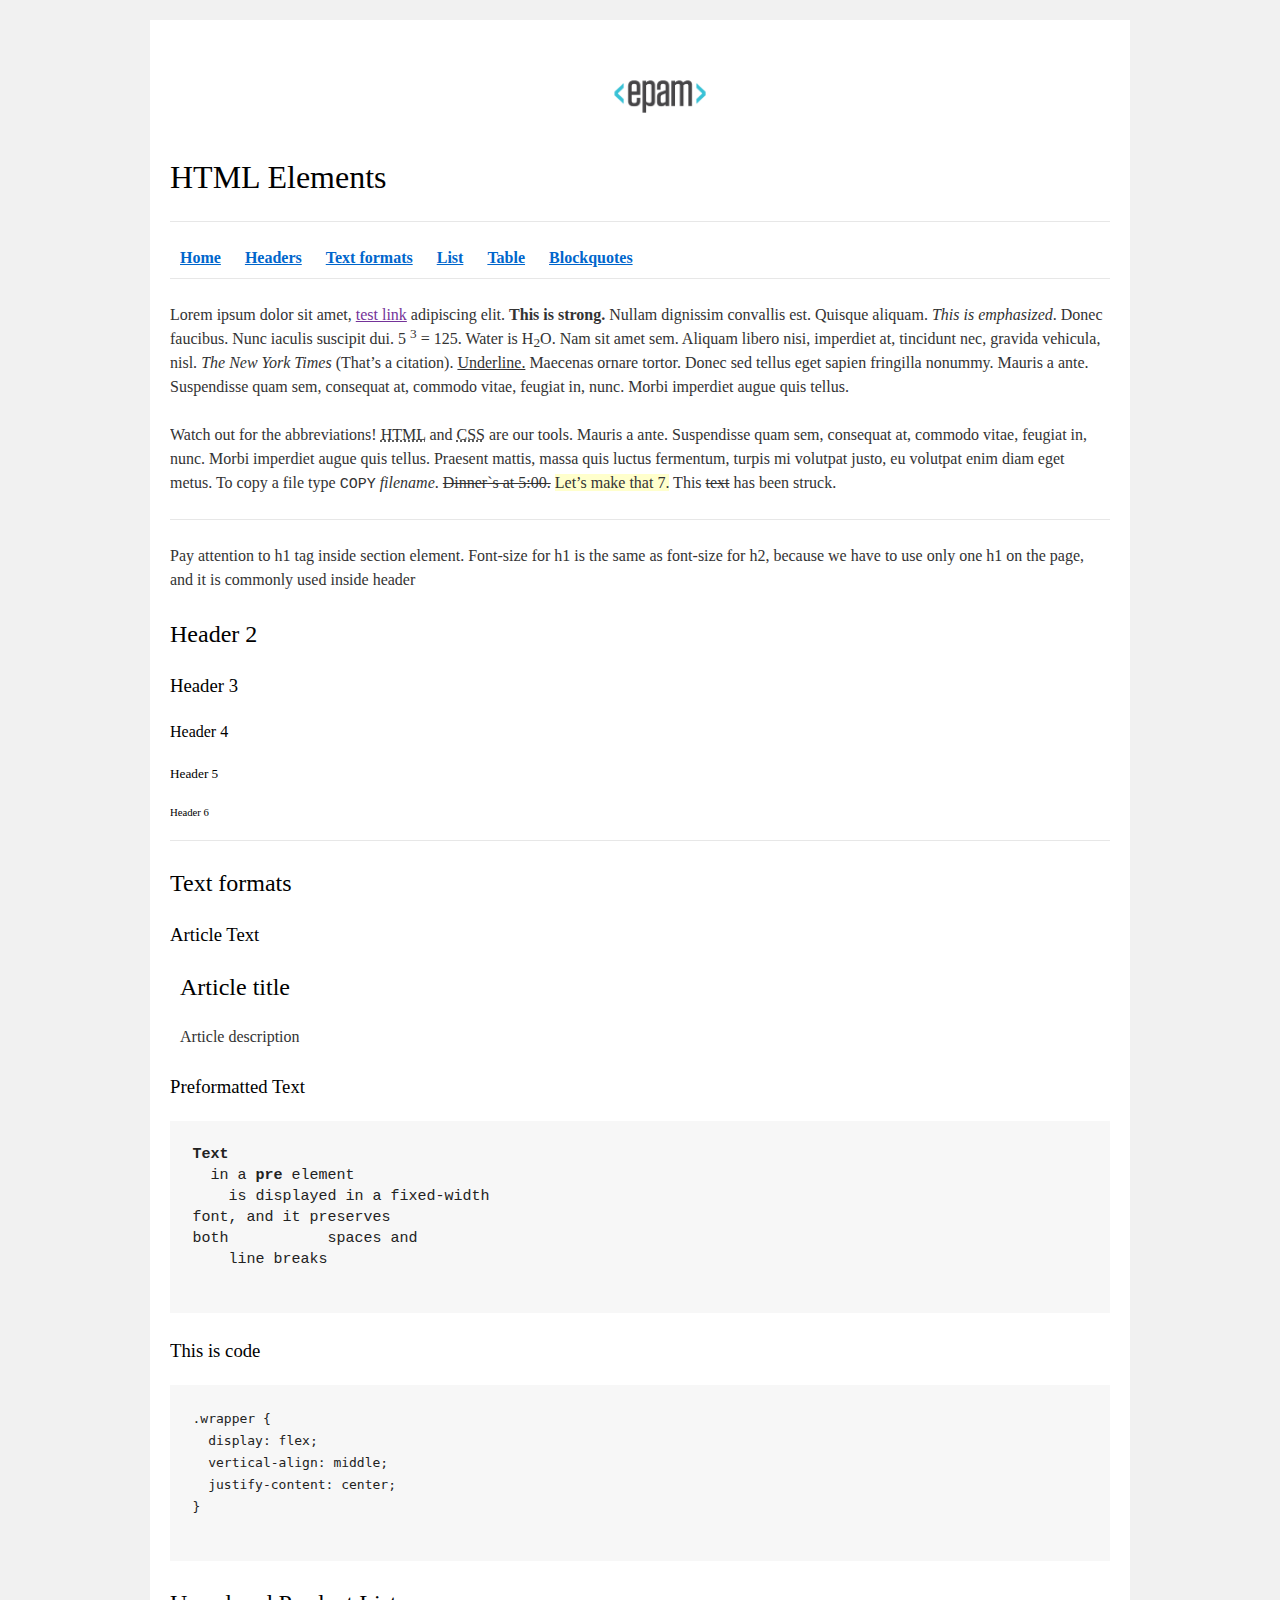
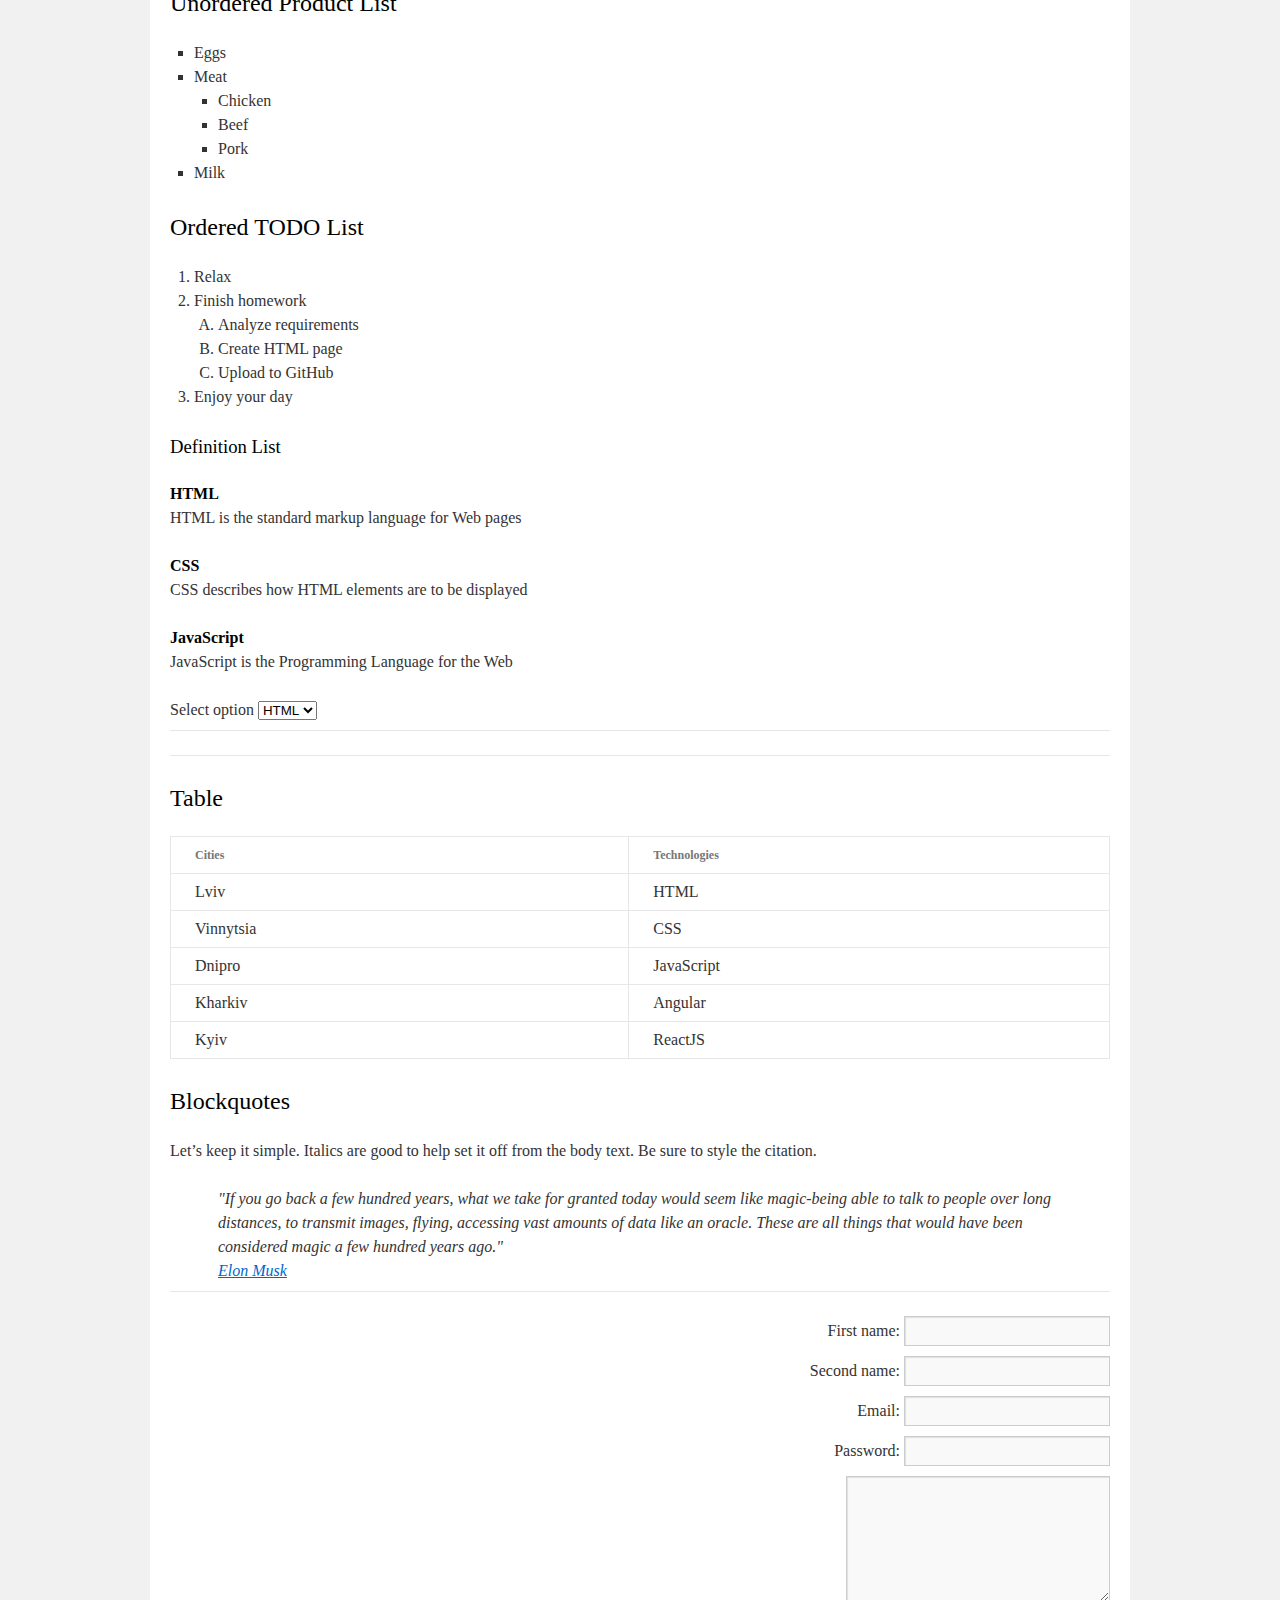
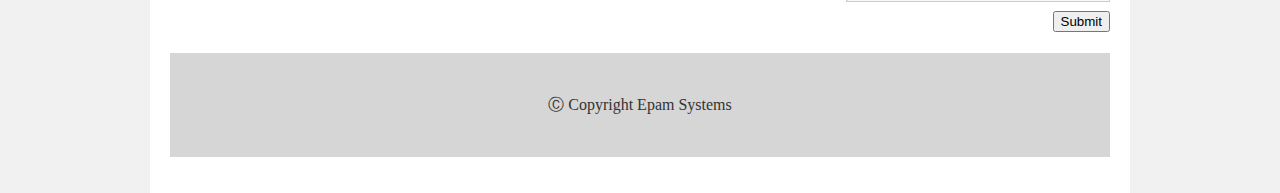
<file: FL11_HW1/homework/index.html>
<!DOCTYPE html>
<html lang="en">
  <head>
    <meta charset="utf-8" />
    <title>HTML Basics</title>
    <link rel="stylesheet" href="style.css" />
  </head>

  <body>
    <div id="wrapper">
      <div id="main">
        <div id="container">
          <div id="content" role="main">
            <!-- TODO: Content goes here -->
            <header>
              <img src="logo.png" alt="logo" />
              <h1>HTML Elements</h1>
              <hr />
            </header>
            <nav>
              <a href="#main"><b>Home</b></a>
              <a href="#headers"><b>Headers</b></a>
              <a href="#text"><b>Text formats</b></a>
              <a href="#list"><b>List</b></a>
              <a href="#table"><b>Table</b></a>
              <a href="#blq"><b>Blockquotes</b></a>
              <hr />
            </nav>
            <main>
              <div id="home">
                <p>
                  Lorem ipsum dolor sit amet,
                  <a href=""> test link</a>
                  adipiscing elit.
                  <b> This is strong.</b>
                  Nullam dignissim convallis est. Quisque aliquam.
                  <em>This is emphasized</em>. Donec faucibus. Nunc iaculis
                  suscipit dui. 5 <sup>3</sup> = 125. Water is H<sub>2</sub>O.
                  Nam sit amet sem. Aliquam libero nisi, imperdiet at, tincidunt
                  nec, gravida vehicula, nisl.
                  <em>The New York Times</em>
                  (That&#8217;s a citation).
                  <u>Underline.</u>
                  Maecenas ornare tortor. Donec sed tellus eget sapien fringilla
                  nonummy. Mauris a ante. Suspendisse quam sem, consequat at,
                  commodo vitae, feugiat in, nunc. Morbi imperdiet augue quis
                  tellus.
                </p>
                <p>
                  Watch out for the abbreviations!
                  <abbr title="Hyper Text Markup Language">HTML</abbr>
                  and
                  <abbr title="Cascading Style Sheets">CSS</abbr>
                  are our tools. Mauris a ante. Suspendisse quam sem, consequat
                  at, commodo vitae, feugiat in, nunc. Morbi imperdiet augue
                  quis tellus. Praesent mattis, massa quis luctus fermentum,
                  turpis mi volutpat justo, eu volutpat enim diam eget metus. To
                  copy a file type
                  <kbd>COPY</kbd>
                  <em>filename</em>.
                  <s>Dinner`s at 5:00.</s>
                  <ins>Let&#8217;s make that 7.</ins>
                  This <del>text</del> has been struck.
                </p>
                <hr />
              </div>
              <section id="headers">
                <p>
                  Pay attention to h1 tag inside section element. Font-size for
                  h1 is the same as font-size for h2, because we have to use
                  only one h1 on the page, and it is commonly used inside header
                </p>
                <h2>Header 2</h2>
                <h3>Header 3</h3>
                <h4>Header 4</h4>
                <h5>Header 5</h5>
                <h6>Header 6</h6>
                <hr />
              </section>
              <section id="text">
                <h2>
                  Text formats
                </h2>
                <h3>Article Text</h3>
                <article>
                  <h2>Article title</h2>
                  <p>Article description</p>
                </article>
                <h3>Preformatted Text</h3>
                <pre><b>Text</b>
  in a <b>pre</b> element
    is displayed in a fixed-width<br/>font, and it preserves<br/>both           spaces and
    line breaks
                </pre>

                <h3>This is code</h3>
                <pre><code>.wrapper {
  display: flex;<br/>  vertical-align: middle;<br/>  justify-content: center;<br/>}</code>
                </pre>
              </section>
              <section id="list">
                <h2>Unordered Product List</h2>
                <ul>
                  <li>Eggs</li>
                  <li>
                    Meat
                    <ul>
                      <li>Chicken</li>
                      <li>Beef</li>
                      <li>Pork</li>
                    </ul>
                  </li>
                  <li>Milk</li>
                </ul>
                <h2>Ordered TODO List</h2>
                <ol>
                  <li>Relax</li>
                  <li>
                    Finish homework
                    <ol>
                      <li>Analyze requirements</li>
                      <li>Create HTML page</li>
                      <li>Upload to GitHub</li>
                    </ol>
                  </li>
                  <li>Enjoy your day</li>
                </ol>
                <h3>Definition List</h3>
                <dl>
                  <dt>HTML</dt>
                  <dd>HTML is the standard markup language for Web pages</dd>
                  <dt>CSS</dt>
                  <dd>CSS describes how HTML elements are to be displayed</dd>
                  <dt>JavaScript</dt>
                  <dd>JavaScript is the Programming Language for the Web</dd>
                </dl>
                <div>
                  <span>Select option</span>
                  <select name="select">
                    <option value="">HTML</option>
                    <option value="">CSS</option>
                    <option value="">JS</option>
                  </select>
                  <hr />
                  <hr />
                </div>
              </section>
              <section id="table">
                <h2>Table</h2>
                <table>
                  <thead>
                    <tr>
                      <th>Cities</th>
                      <th>Technologies</th>
                    </tr>
                  </thead>
                  <tbody>
                    <tr>
                      <td>Lviv</td>
                      <td>HTML</td>
                    </tr>
                    <tr>
                      <td>Vinnytsia</td>
                      <td>CSS</td>
                    </tr>
                    <tr>
                      <td>Dnipro</td>
                      <td>JavaScript</td>
                    </tr>
                    <tr>
                      <td>Kharkiv</td>
                      <td>Angular</td>
                    </tr>
                    <tr>
                      <td>Kyiv</td>
                      <td>ReactJS</td>
                    </tr>
                  </tbody>
                </table>
              </section>
              <section id="blq">
                <h2>Blockquotes</h2>
                <p>
                  Let’s keep it simple. Italics are good to help set it off from
                  the body text. Be sure to style the citation.
                </p>
                <blockquote>
                  "If you go back a few hundred years, what we take for granted
                  today would seem like magic-being able to talk to people over
                  long distances, to transmit images, flying, accessing vast
                  amounts of data like an oracle. These are all things that
                  would have been considered magic a few hundred years ago."
                  <br />
                  <a
                    href="https://en.wikipedia.org/wiki/Elon_Musk"
                    target="_blank"
                    >Elon Musk</a
                  >
                </blockquote>
                <hr />
              </section>
              <div>
                <form action="#">
                  <label for="first-name">First name:</label>
                  <input name="first-name" id="first-name" type="text" /><br />
                  <label for="second-name">Second name:</label>
                  <input
                    name="second-name"
                    id="second-name"
                    type="text"
                  /><br />
                  <label for="mail">Email:</label>
                  <input name="email" id="mail" type="email" /><br />
                  <label for="password">Password:</label>
                  <input name="password" id="password" type="password" /><br />
                  <textarea id="textarea" rows="5" cols="27"></textarea><br />
                  <button type="submit">Submit</button>
                </form>
              </div>
            </main>
            <footer>
              &#9400; Copyright Epam Systems
            </footer>
          </div>
        </div>
      </div>
    </div>
  </body>
</html>
</file>
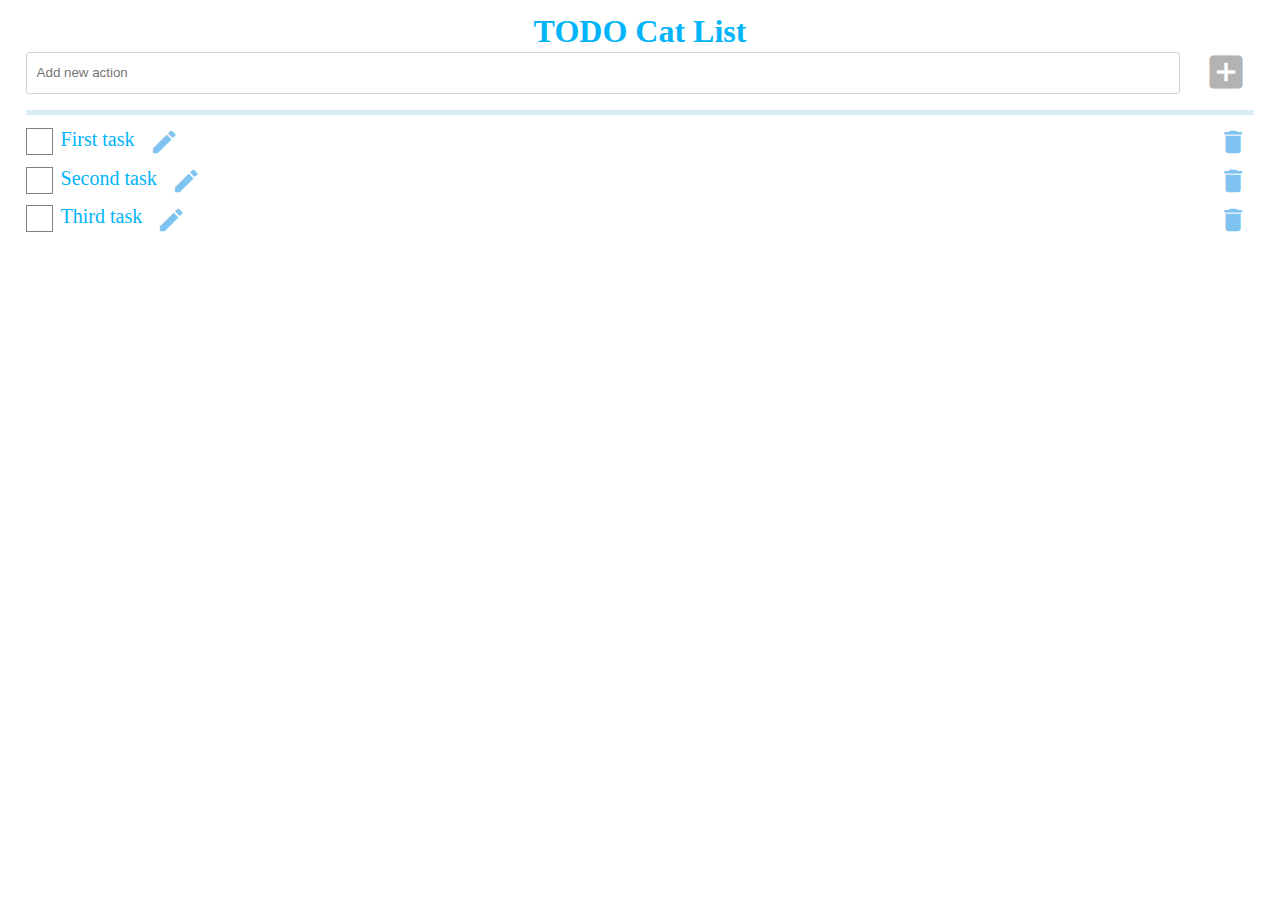
<file: FL11_HW11/homework/index.html>
<!DOCTYPE html>
<html lang="en">
  <head>
    <meta charset="UTF-8" />
    <title>Homework 11 - TODO Cat List</title>
    <link rel="stylesheet" href="./assets/material-icons/material-icons.css" />
    <link rel="stylesheet" href="./assets/styles.css" />
  </head>
  <body>
    <div id="root"></div>
    <header>
      <h1>TODO Cat List</h1>
      <span class="error-notice">Maximum item per list are created</span>
      <input
        type="text"
        id="newEvent"
        placeholder="Add new action"
        oninput="inputHandler(this.value)"
      />
      <button id="addBox" disabled="disabled" onclick="addActionHandler()">
        <i id="addBoxIMG" class="material-icons md-44">add_box</i>
      </button>
    </header>
    <main>
      <ul id="list">
        <li class="task" id="1" draggable="true">
          <div class="task-description">
            <label class="container">
              <span class="task-label">First task</span>
              <input type="checkbox" onclick="checkboxHandler(event, this)" />
              <span class="check-mark"></span>
            </label>
            <i
              onclick="editActionHandler(this)"
              class="material-icons md-30 cursor"
              >create</i
            >
          </div>
          <div class="edit-action task-edit">
            <input type="text" />
            <i onclick="saveActionHandler(this)" class="material-icons md-30 cursor"
              >save</i
            >
          </div>
          <div class="task-delete">
            <i onclick="deleteActionHandler(this)" class="material-icons md-30 cursor">delete</i>
          </div>
        </li>
       <li class="task" id="2" draggable="true">
         <div class="task-description">
           <label class="container">
             <span class="task-label">Second task</span>
             <input type="checkbox" onclick="checkboxHandler(event, this)" />
             <span class="check-mark"></span>
           </label>
           <i onclick="editActionHandler(this)" class="material-icons md-30 cursor">create</i>
         </div>
         <div class="edit-action task-edit">
           <input type="text" />
           <i onclick="saveActionHandler(this)" class="material-icons md-30 cursor">save</i>
         </div>
         <div class="task-delete">
           <i onclick="deleteActionHandler(this)" class="material-icons md-30 cursor">delete</i>
         </div>
       </li>
        <li class="task" id="3" draggable="true">
          <div class="task-description">
            <label class="container">
              <span class="task-label">Third task</span>
              <input type="checkbox" onclick="checkboxHandler(event, this)" />
              <span class="check-mark"></span>
            </label>
            <i onclick="editActionHandler(this)" class="material-icons md-30 cursor">create</i>
          </div>
          <div class="edit-action task-edit">
            <input type="text" />
            <i onclick="saveActionHandler(this)" class="material-icons md-30 cursor">save</i>
          </div>
          <div class="task-delete">
            <i onclick="deleteActionHandler(this)" class="material-icons md-30 cursor">delete</i>
          </div>
        </li>
      </ul>
    </main>
    <script src="./src/app.js"></script>
  </body>
</html>
</file>
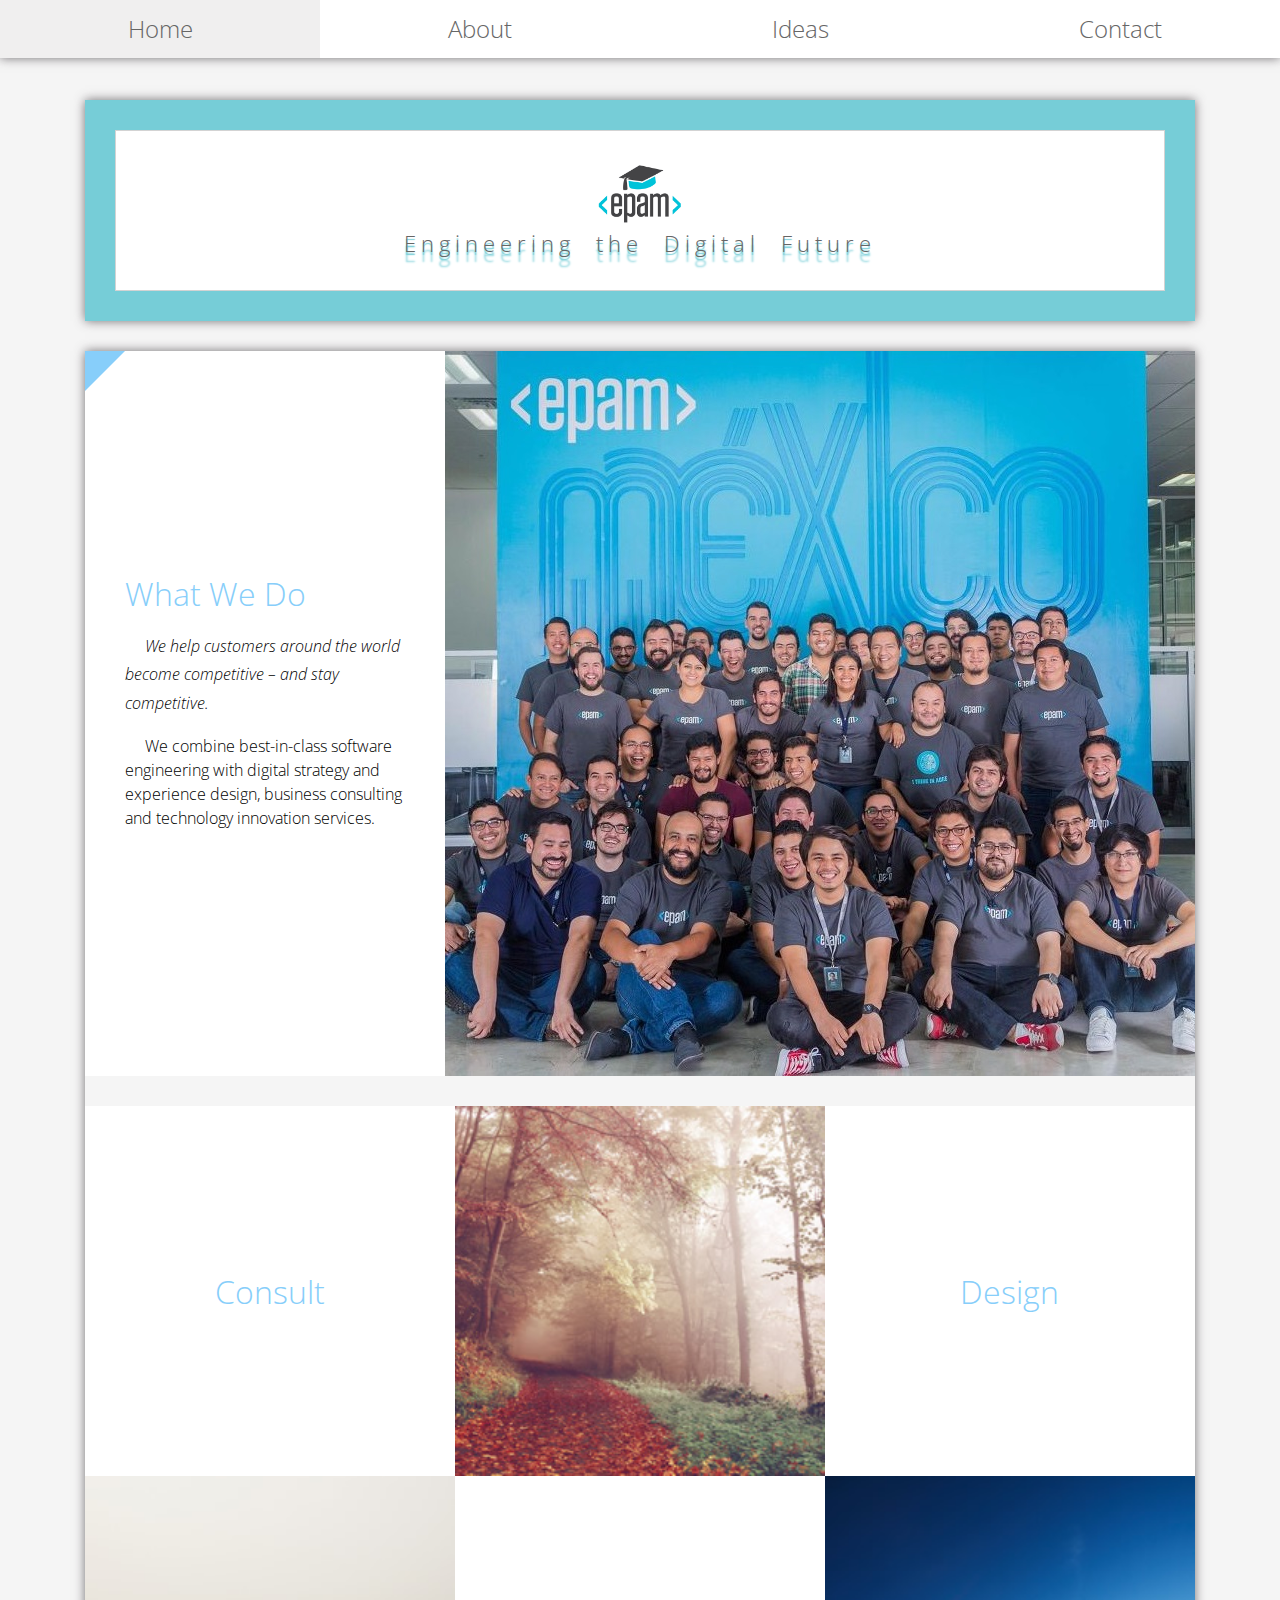
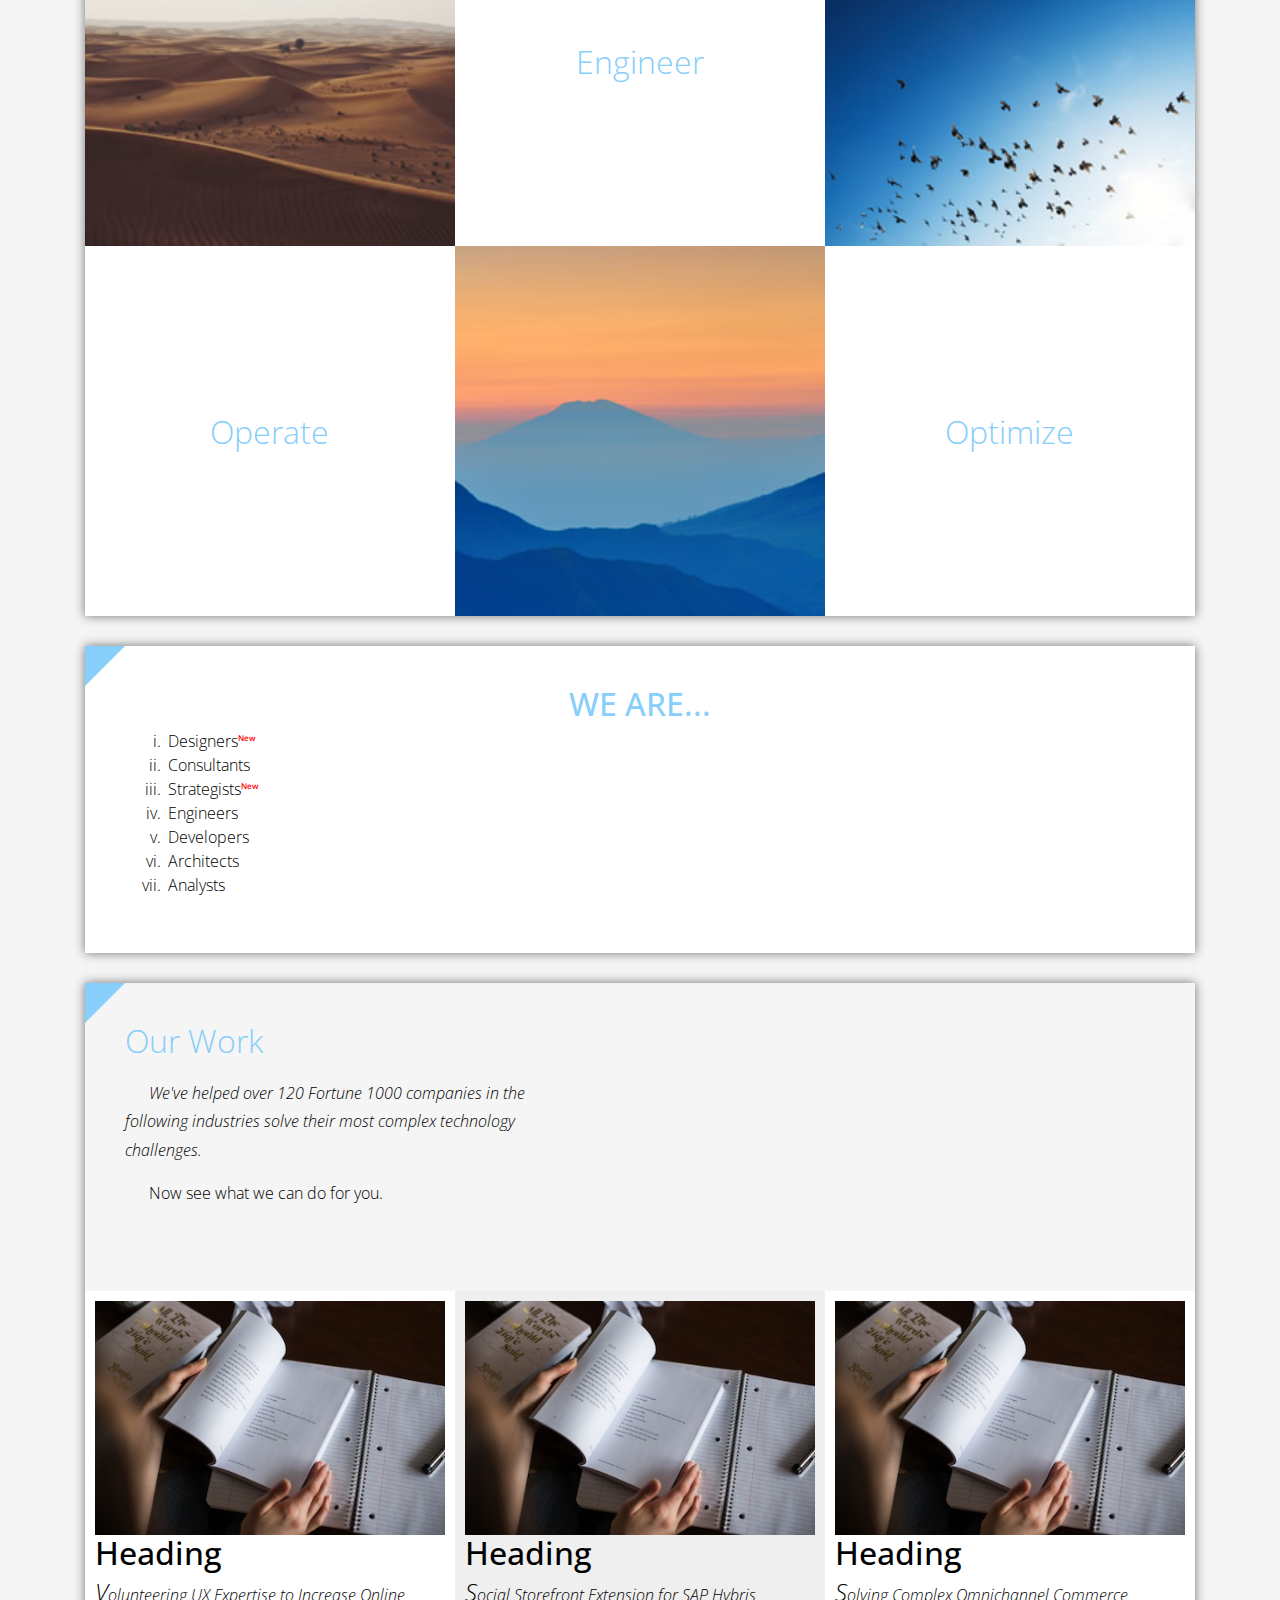
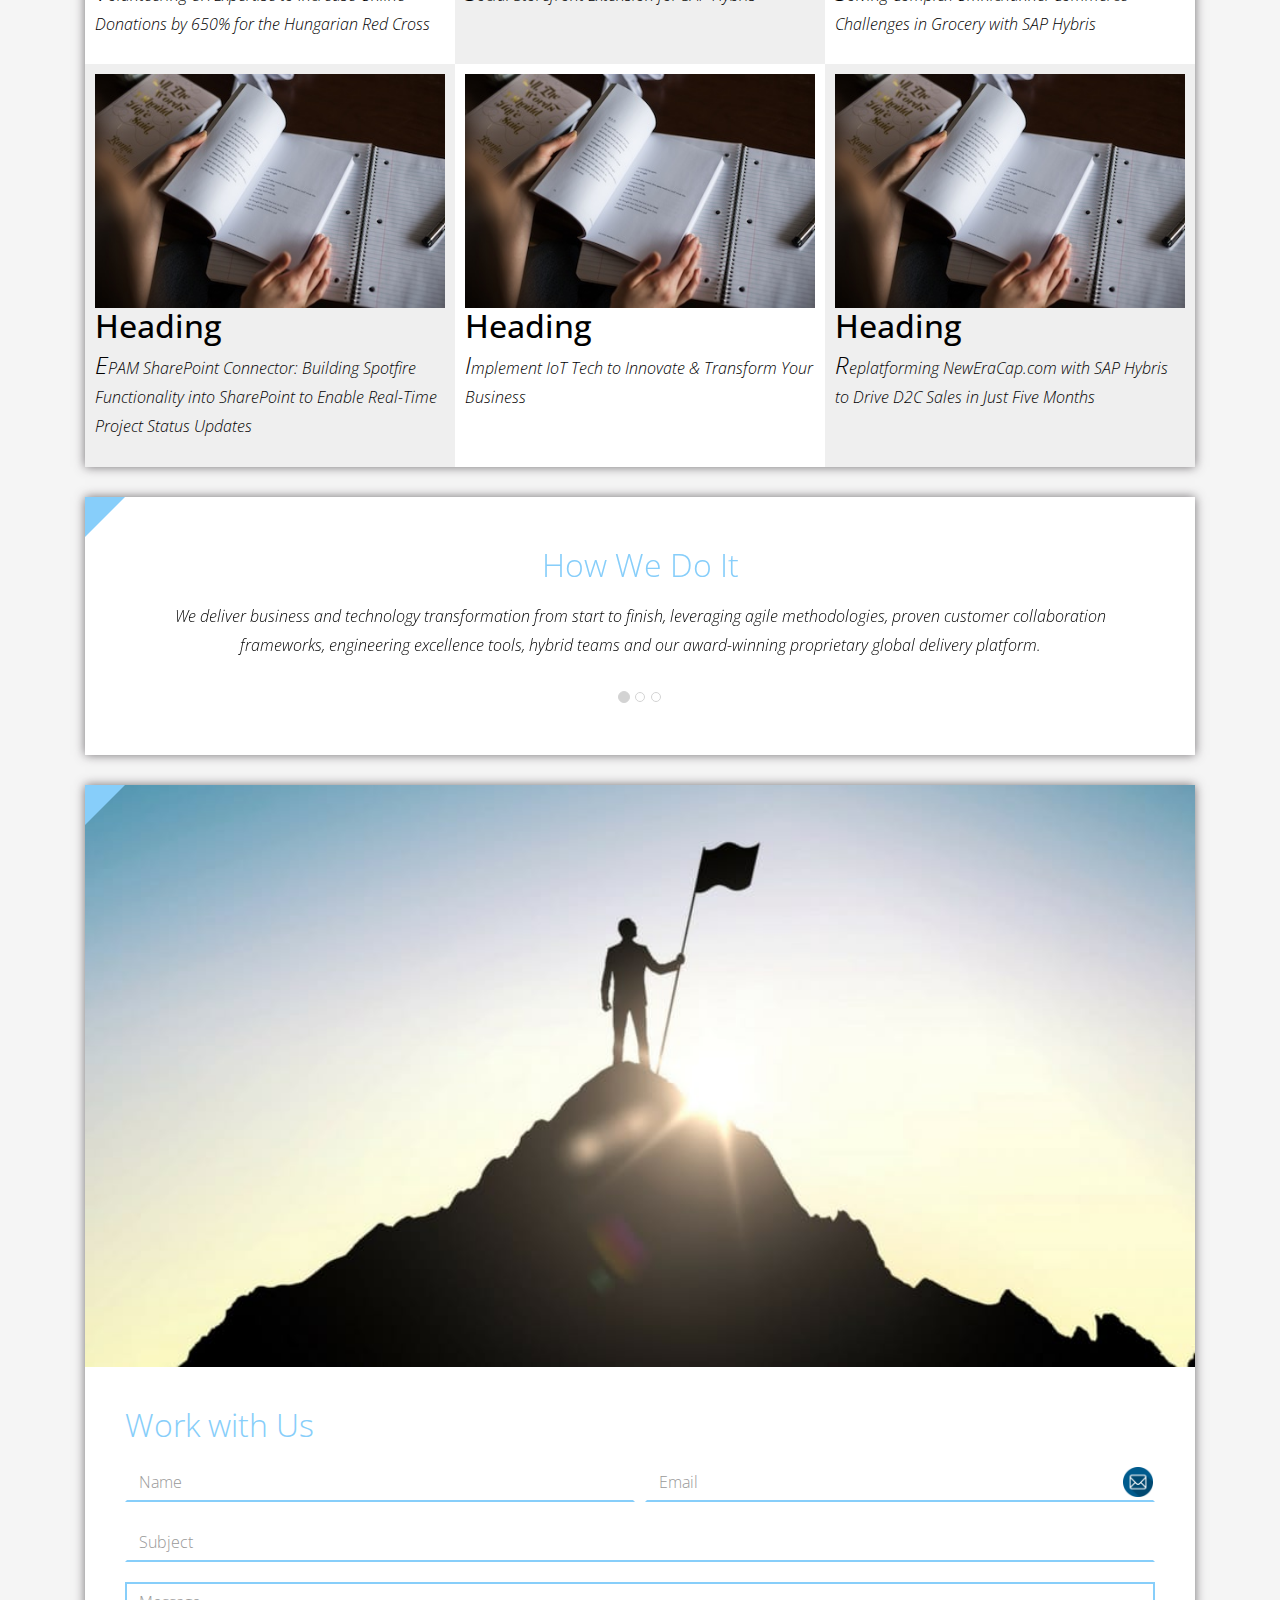
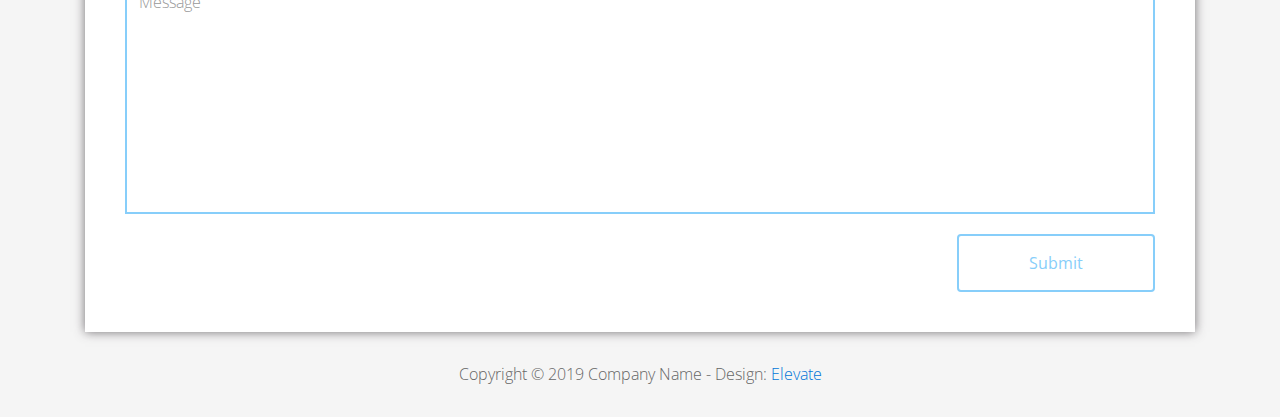
<file: FL11_HW2/homework/index.html>
<!DOCTYPE html>
<html lang="en">
<head>
  <meta charset="utf-8">
  <meta http-equiv="X-UA-Compatible" content="IE=edge">
  <meta name="viewport" content="width=device-width, initial-scale=1">

  <title>CSS Basics HW</title>



  <!-- load stylesheets -->
  <link rel="stylesheet" href="http://fonts.googleapis.com/css?family=Open+Sans:300,400">
  <!-- Google web font "Open Sans" -->
  <link rel="stylesheet" href="css/bootstrap.min.css">
  <!-- Bootstrap style -->
  <link rel="stylesheet" href="css/general.css">
  <link rel="stylesheet" href="css/style.css">
  <!-- Templatemo style -->
</head>

<body>
<div class="container">

  <div class="tm-sidebar">
    <nav class="tm-main-nav">
      <ul>
        <li class="tm-nav-item"><a href="#home" class="tm-nav-item-link">Home</a></li>
        <li class="tm-nav-item"><a href="#about" class="tm-nav-item-link">About</a></li>
        <li class="tm-nav-item"><a href="#ideas" class="tm-nav-item-link">Ideas</a></li>
        <li class="tm-nav-item"><a href="#contact" class="tm-nav-item-link">Contact</a></li>
      </ul>
    </nav>
  </div>

  <div class="tm-main-content">

    <div id="home" class="tm-content-box tm-content-header margin-b-10">
      <div class="tm-banner">
        <div class="tm-banner-inner">
          <img src="img/epam_logo.png" width="100" alt="">
          <p class="tm-banner-text">Engineering the Digital Future</p>
        </div>
      </div>
    </div>

    <section>
      <div class="tm-content-box flex-2-col">

        <div class="padding-medium flex-item tm-team-description-container flex-item">
          <h2 class="tm-section-title">What We Do</h2>
          <p class="tm-section-description">We help customers around the world become competitive – and stay competitive.</p>
          <p class="tm-section-description"> We combine best-in-class software engineering with digital strategy and experience design, business consulting and technology innovation services.</p>
        </div>
        <div class="flex-item tm-team-img">
          <img src="img/epam-mexico.jpg" alt="epam-mexico">
        </div>

      </div>

      <div id="about" class="tm-content-box">

        <ul class="boxes gallery-container">
          <li class="box box-bg">
            <h2 class="tm-section-title tm-section-title-box tm-box-bg-title">Consult</h2>
          </li>
          <li class="box">
            <a href="img/idea-large-01.jpg">
              <img src="img/idea-01.jpg" alt="Image" class="img-fluid thumbnail box-img">
            </a>
          </li>
          <li class="box box-bg">
            <h2 class="tm-section-title tm-section-title-box tm-box-bg-title">Design</h2>
          </li>
          <li class="box">
            <a href="img/idea-large-02.jpg">
              <img src="img/idea-02.jpg" alt="Image" class="img-fluid thumbnail box-img">
            </a>
          </li>
          <li class="box box-bg">
            <h2 class="tm-section-title tm-section-title-box tm-box-bg-title">Engineer</h2>
          </li>
          <li class="box">
            <a href="img/idea-large-03.jpg">
              <img src="img/idea-03.jpg" alt="Image" class="img-fluid thumbnail box-img">
            </a>
          </li>
          <li class="box box-bg">
            <h2 class="tm-section-title tm-section-title-box tm-box-bg-title">Operate</h2>
          </li>
          <li class="box">
            <a href="img/idea-large-04.jpg">
              <img src="img/idea-04.jpg" alt="Image" class="img-fluid thumbnail box-img">
            </a>
          </li>
          <li class="box box-bg">
            <h2 class="tm-section-title tm-section-title-box tm-box-bg-title">Optimize</h2>
          </li>
        </ul>

      </div>

    </section>

    <!-- slider -->
    <section class="heading tm-content-box">
      <div class="padding-medium">
        <h2> WE ARE...</h2>
        <ol>
          <li><a href="index.html" class="text">Designers</a></li>
          <li><a href="index.html">Consultants</a></li>
          <li><a href="#" class="text">Strategists</a></li>
          <li><a href="#">Engineers</a></li>
          <li><a href="#">Developers</a></li>
          <li><a href="#">Architects</a></li>
          <li><a href="#">Analysts</a></li>
        </ol>
      </div>
    </section>

    <section class="blocks">
      <div class="padding-medium flex-item tm-team-description-container">
        <h2 class="tm-section-title">Our Work</h2>
        <p class="tm-section-description">We've helped over 120 Fortune 1000 companies in the following industries solve their most complex technology challenges. </p>
        <p class="tm-section-description"> Now see what we can do for you.</p>
      </div>
      <div class="tm-content-box flex-2-col">
      </div>
      <div  class="tm-content-box">
        <ul class="boxes gallery-container">
          <li class="box box-work">
            <img src="img/study.jpeg" alt="Image" class="img-fluid">
            <div>
              <h2>Heading</h2>
              <p>Volunteering UX Expertise to Increase Online Donations by 650% for the Hungarian Red Cross</p>
            </div>
          </li>
          <li class="box box-work">
            <img src="img/study.jpeg" alt="Image" class="img-fluid">
            <div>
              <h2>Heading</h2>
              <p>Social Storefront Extension for SAP Hybris</p>
            </div>
          </li>
          <li class="box box-work">
            <img src="img/study.jpeg" alt="Image" class="img-fluid">
            <div>
              <h2>Heading</h2>
              <p>Solving Complex Omnichannel Commerce Challenges in Grocery with SAP Hybris</p>
            </div>
          </li>
          <li class="box box-work">
            <img src="img/study.jpeg" alt="Image" class="img-fluid">
            <div>
              <h2>Heading</h2>
              <p>EPAM SharePoint Connector: Building Spotfire Functionality into SharePoint to Enable Real-Time Project Status Updates</p>
            </div>
          </li>
          <li class="box box-work">
            <img src="img/study.jpeg" alt="Image" class="img-fluid">
            <div>
              <h2>Heading</h2>
              <p>Implement IoT Tech to Innovate &amp; Transform Your Business</p>
            </div>
          </li>
          <li class="box box-work">
            <img src="img/study.jpeg" alt="Image" class="img-fluid">
            <div>
              <h2>Heading</h2>
              <p>Replatforming NewEraCap.com with SAP Hybris to Drive D2C Sales in Just Five Months</p>
            </div>
          </li>
        </ul>

      </div>
    </section>

    <section id="ideas">
      <div id="tmCarousel" class="carousel slide tm-content-box" data-ride="carousel">

        <ol class="carousel-indicators">
          <li data-target="#tmCarousel" data-slide-to="0" class="active"></li>
          <li data-target="#tmCarousel" data-slide-to="1" class=""></li>
          <li data-target="#tmCarousel" data-slide-to="2" class=""></li>
        </ol>

        <div class="carousel-inner" role="listbox">

          <div class="carousel-item active">
            <div class="carousel-content">
              <div class="flex-item">
                <h2 class="tm-section-title">How We Do It</h2>
                <p class="tm-section-description carousel-description">We deliver business and technology transformation from start to finish, leveraging agile methodologies, proven customer collaboration frameworks, engineering excellence tools, hybrid teams and our award-winning proprietary global delivery platform.</p>
              </div>
            </div>
          </div>

          <div class="carousel-item">
            <div class="carousel-content">
              <div class="flex-item">
                <h2 class="tm-section-title">Our Clients</h2>
                <p class="tm-section-description carousel-description">Lorem ipsum dolor sit amet,
                  consectetur adipiscing elit. Quisque vel nisi pharetra nibh varius pharetra ac
                  sagittis nisi. Etiam pharetra vestibulum hendrerit. Pellentesque interdum metus
                  sed massa rutrum.</p>
              </div>
            </div>
          </div>

          <div class="carousel-item">
            <div class="carousel-content">
              <div class="flex-item">
                <h2 class="tm-section-title">Our Projects</h2>
                <p class="tm-section-description carousel-description">Donec ex libero, fringilla
                  vitae purus sit amet, rhoncus pharetra lorem. Pellentesque id sem id lacus
                  ultricies vehicula. Aliquam rutrum mi non. Pellentesque interdum metus sed massa
                  rutrum.</p>
              </div>
            </div>
          </div>

        </div>

      </div>
    </section>

    <section class="tm-content-box">
      <img src="img/contact-us.jpg" alt="Contact image" class="img-fluid img-contact-us">

      <div id="contact" class="padding-medium">
        <h2 class="tm-section-title">Work with Us</h2>
        <form action="#contact" method="get" class="contact-form">

          <div class="form-group col-xs-12 col-sm-12 col-md-6 col-lg-6 form-group-2-col-left">
            <input type="text" id="contact_name" name="contact_name" class="form-control"
                   placeholder="Name" required/>
          </div>
          <div class="form-group col-xs-12 col-sm-12 col-md-6 col-lg-6 form-group-2-col-right mandatory-field">
            <input type="email" id="contact_email" name="contact_email" class="form-control"
                   placeholder="Email" required/>
          </div>
          <div class="form-group">
            <input type="text" id="contact_subject" name="contact_subject" class="form-control"
                   placeholder="Subject" required/>
          </div>
          <div class="form-group">
            <textarea id="contact_message" name="contact_message" class="form-control" rows="9"
                      placeholder="Message" required></textarea>
          </div>

          <button type="submit" class="btn btn-primary submit-btn">Submit</button>

        </form>
      </div>
    </section>

    <footer class="tm-footer">
      <p class="text-xs-center">Copyright &copy; 2019 Company Name

        - Design: <a rel="nofollow" href="http://www.templatemo.com/tm-481-elevate"
                     target="_parent">Elevate</a></p>
    </footer>

  </div>

</div>

</body>
</html>
</file>
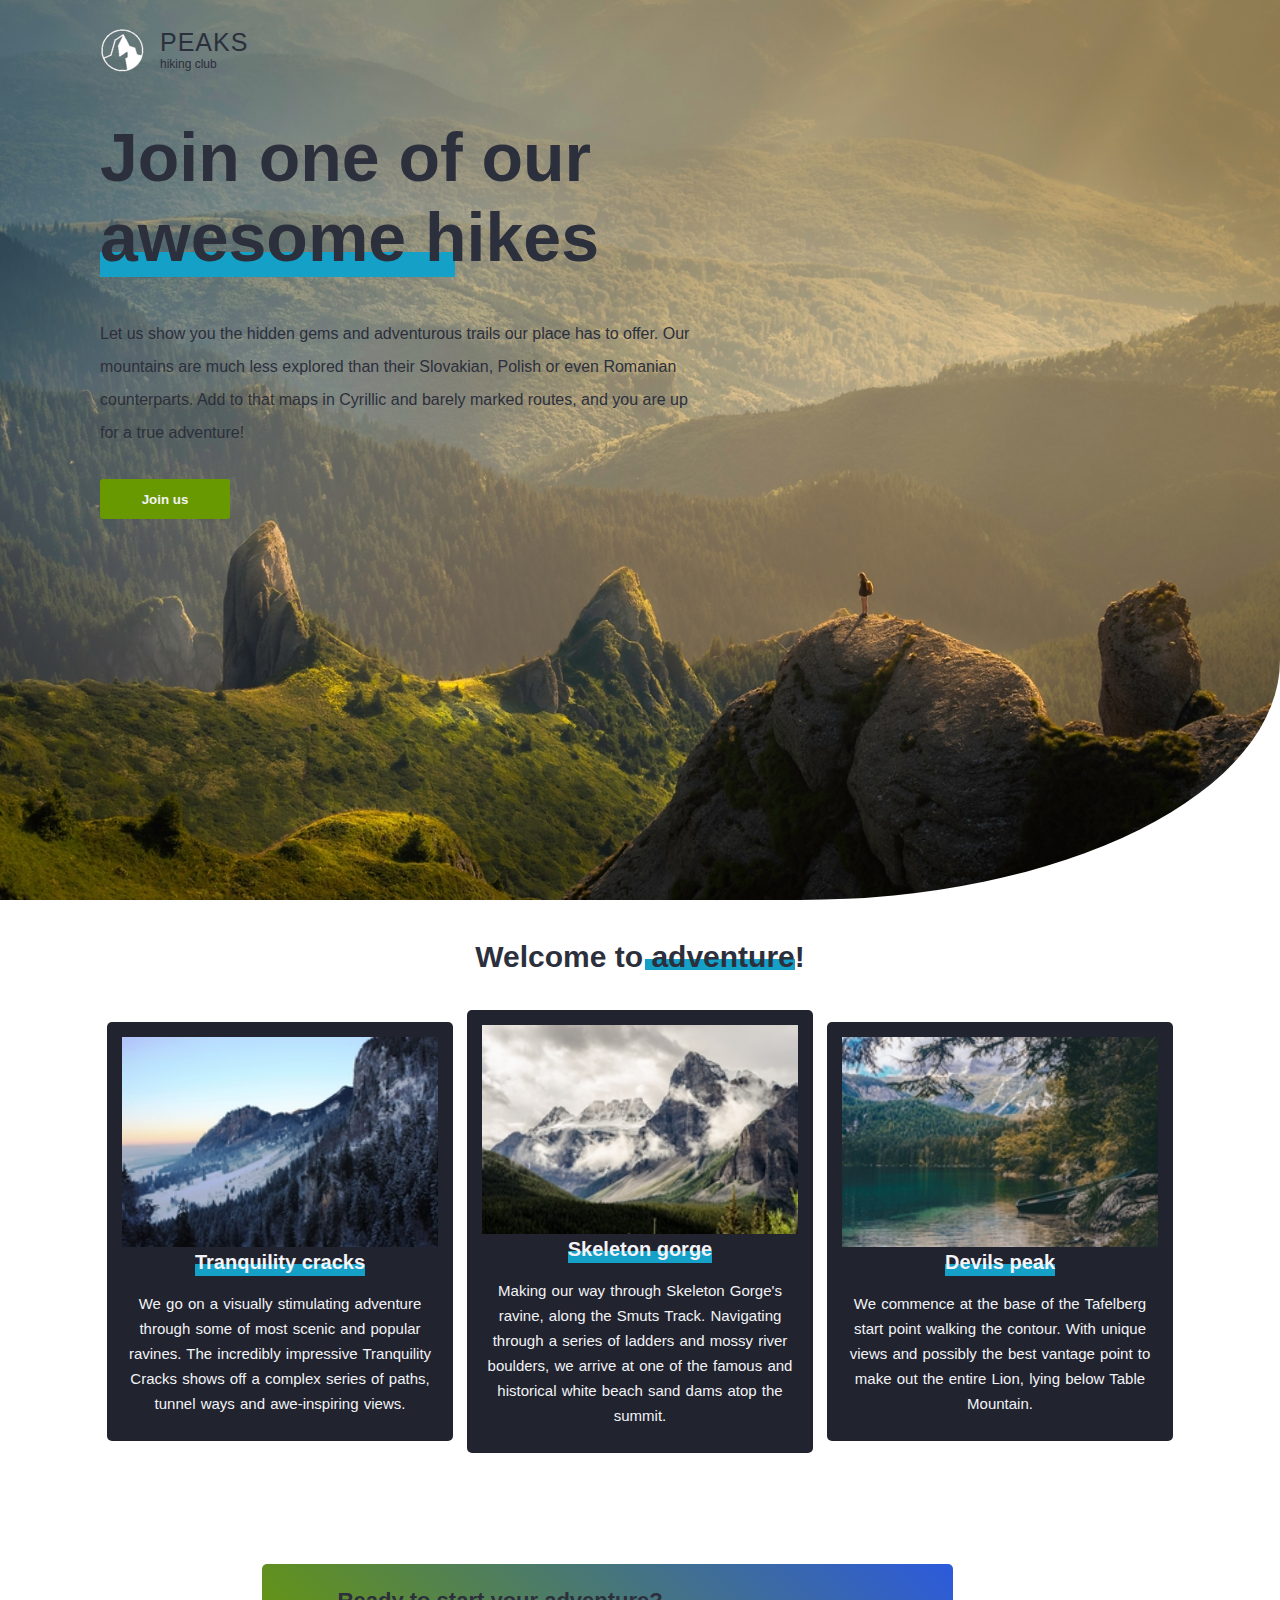
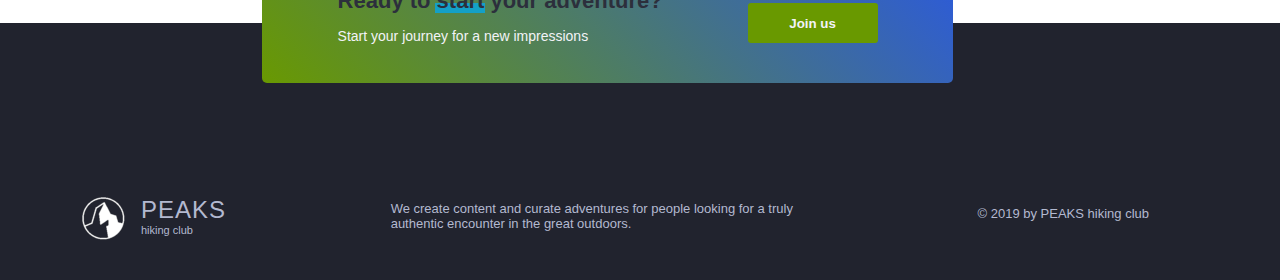
<file: FL11_HW3/homework/index.html>
<!DOCTYPE html>
<html lang="en">

  <head>
    <meta charset="UTF-8">
    <meta name="viewport" content="width=device-width, initial-scale=1.0">
    <meta http-equiv="X-UA-Compatible" content="ie=edge">
    <link href="https://fonts.googleapis.com/css?family=Hind:400,600%7CSource+Sans+Pro:400,600,700%7CFresca" rel="stylesheet"/>

    <!-- Styles should be switched here: -->

    <link rel="stylesheet" type="text/css" href="css/style1.css">
    <!-- <link rel="stylesheet" type="text/css" href="css/style2.css"> -->

    <title>PEAKS hiking club</title>
  </head>

  <body>
    <header class="header">
      <div class="header-wrap">
        <div class="landing-logo">
          <img src="img/m-logo.png" alt="logo" />
          <p>PEAKS<span>hiking club</span></p>
        </div>
        <p class="header_heading">
          Join one of our awesome hikes
        </p>
        <p class="header_text">
          Let us show you the hidden gems and adventurous trails our place has to offer.
          Our mountains are much less explored than their Slovakian,
          Polish or even Romanian counterparts. Add to that maps in Cyrillic and barely marked routes,
          and you are up for a true adventure!
        </p>
        <button class="header_button">Join us</button>
      </div>
    </header>
    <main class="section">
      <p class="section_text">
        Welcome to adventure!
      </p>
      <div class="section_card_wrap">
        <div class="section_card">
          <img class="section_card_img"
               src="img/m-1.jpg"
               alt="experts"/>
          <p class="section_card_heading">
            Tranquility cracks
            <span class="section_card_underline"></span>
          </p>
          <p class="section_card_text">
            We go on a visually stimulating adventure through some of most scenic and popular ravines.
            The incredibly impressive Tranquility Cracks shows off a complex series of paths, tunnel ways and awe-inspiring views.
          </p>
        </div>
        <div class="section_card">
          <img class="section_card_img"
               src="img/m-2.jpg"
               alt="content formats"/>
          <p class="section_card_heading">
            Skeleton gorge
            <span class="section_card_underline"></span>
          </p>
          <p class="section_card_text">
            Making our way through Skeleton Gorge's ravine, along the Smuts Track.
            Navigating through a series of ladders and mossy river boulders, we arrive at one of the famous and historical white beach sand dams atop the summit.
          </p>
        </div>
        <div class="section_card">
          <img class="section_card_img"
               src="img/m-3.jpg"
               alt="certificate"/>
          <p class="section_card_heading">
            Devils peak
            <span class="section_card_underline"></span>
          </p>
          <p class="section_card_text">
            We commence at the base of the Tafelberg start point walking the contour.
            With unique views and possibly the best vantage point to make out the entire Lion, lying below Table Mountain.
          </p>
        </div>
      </div>
      <div class="section_banner">
        <div class="section_banner_text_wrap">
          <p class="section_banner_heading">
            Ready to start your adventure?
          </p>
          <p class="section_banner_text">
            Start your journey for a new impressions
          </p>
        </div>
        <button class="section_banner_button">Join us</button>
      </div>
    </main>
    <footer class="footer">
      <div class="footer-wrap">
        <div class="footer_logo landing-logo">
          <img src="img/m-logo.png" alt="logo" />
          <p>PEAKS<span>hiking club</span></p>
        </div>
        <p class="footer_text">
          We create content  and curate adventures for  people looking for a truly authentic encounter in the great outdoors.
        </p>
        <span class="footer-cr">
          &copy; 2019 by PEAKS hiking club
        </span>
      </div>
    </footer>
  </body>

</html>
</file>
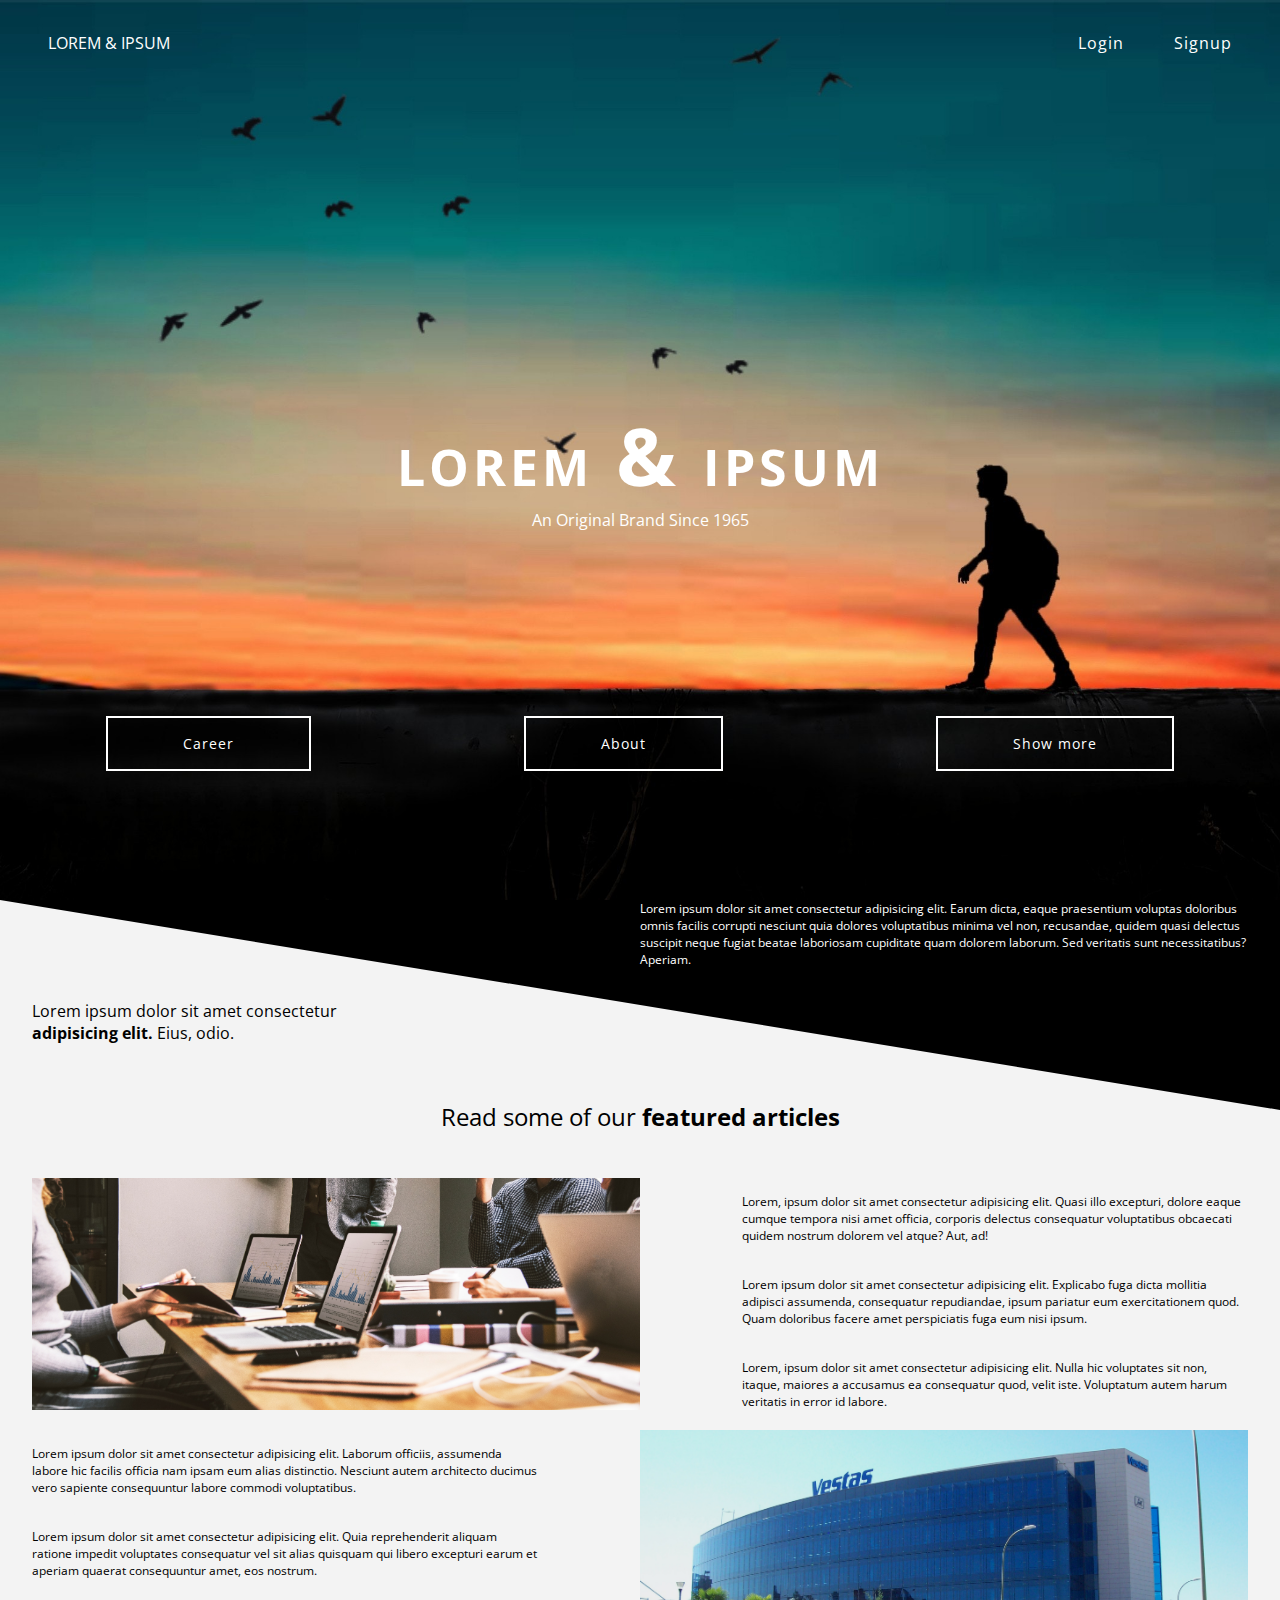
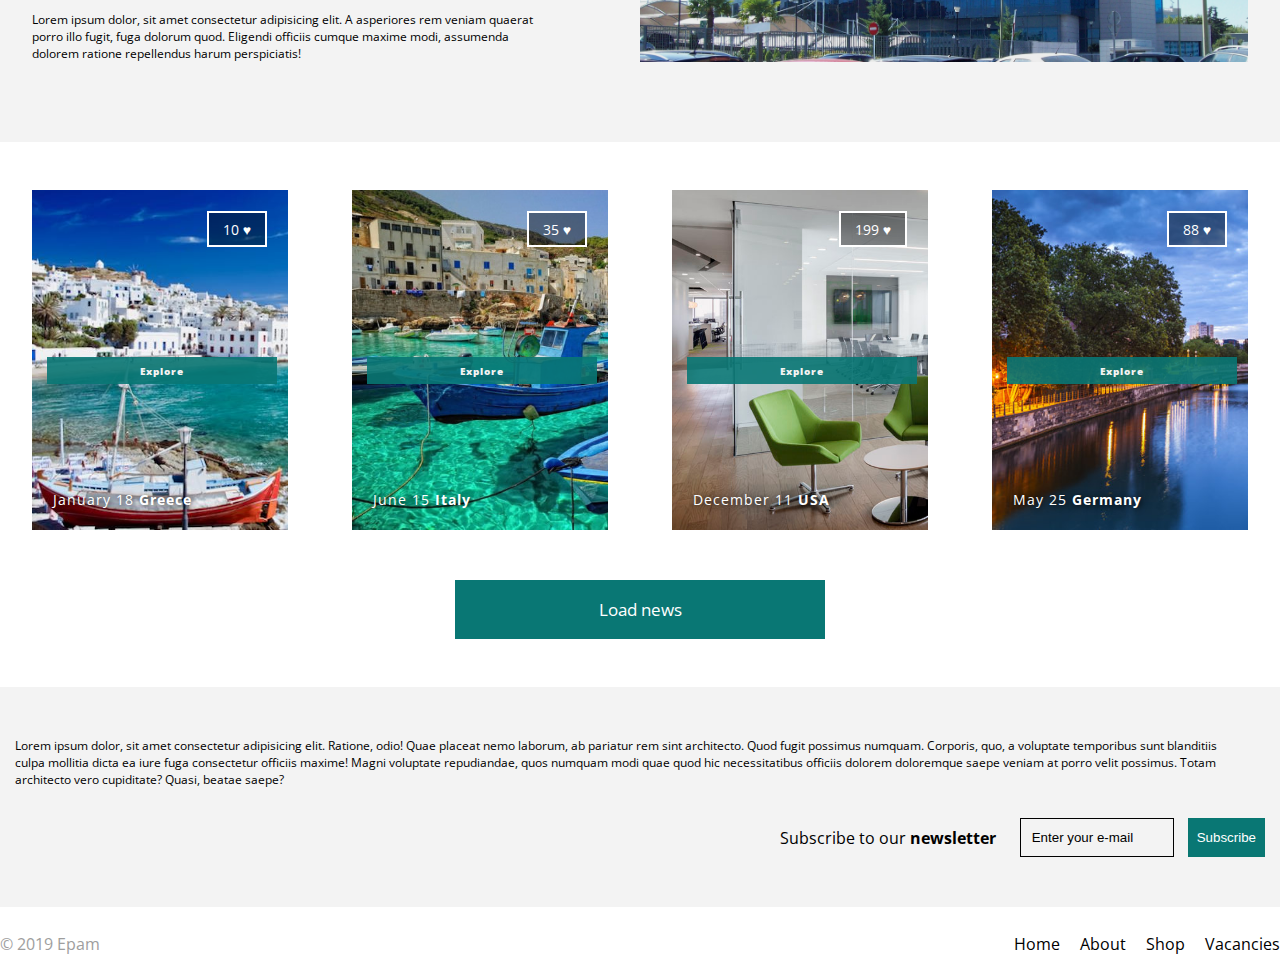
<file: FL11_HW4/homework/index.html>
<!DOCTYPE html>
<html lang="zxx">
<head>
    <meta charset="UTF-8">
    <meta name="viewport" content="width=device-width, initial-scale=1.0">
    <meta http-equiv="X-UA-Compatible" content="ie=edge">
    <title>Document</title>
    <link rel="stylesheet" type="text/css" href="css/style.css">
    <link href="http://fonts.googleapis.com/css?family=Open+Sans" rel="stylesheet" />
</head>
<body>
    <header>
        <div class="header-head">
            <span> LOREM & IPSUM</span>
            <a href="#">Signup</a>
            <a href="#">Login</a>
        </div>
        <div class="logo-section">
            <h1>LOREM <span>&</span> IPSUM</h1>
            <p>An Original Brand Since 1965</p>
        </div>
        <nav>
            <ul>
                <li><a href="#">Career</a></li>
                <li><a href="#">About</a></li>
                <li><a href="#">Show more</a></li>
            </ul>
        </nav>
    </header>
    <main>
        <section class="main-content">
            <div class="main-head">
                <div></div>
                <div>
                    <p>
                        Lorem ipsum dolor sit amet consectetur adipisicing elit. 
                        Earum dicta, eaque praesentium voluptas doloribus omnis 
                        facilis corrupti nesciunt quia dolores voluptatibus minima 
                        vel non, recusandae, quidem quasi delectus suscipit neque
                         fugiat beatae laboriosam cupiditate quam dolorem laborum. 
                         Sed veritatis sunt necessitatibus? Aperiam.
                    </p>
                </div>
                <div class="third-element">
                    <p>
                        Lorem ipsum dolor sit amet consectetur <b>adipisicing elit.</b> Eius, odio.
                    </p>
                </div>
                <div class="third-element"></div>
            </div>
            <h2><span>Read some of our</span> featured articles</h2>
            <div class="main-grid-wrapper">
                <div class="first-grid-element">

                </div>
                <div class="second-grid-element">
                    <p>Lorem, ipsum dolor sit amet consectetur adipisicing elit. Quasi illo excepturi, dolore eaque cumque tempora nisi amet officia, corporis delectus consequatur voluptatibus obcaecati quidem nostrum dolorem vel atque? Aut, ad!</p>
                    <br>
                    <p>Lorem ipsum dolor sit amet consectetur adipisicing elit. Explicabo fuga dicta mollitia adipisci assumenda, consequatur repudiandae, ipsum pariatur eum exercitationem quod. Quam doloribus facere amet perspiciatis fuga eum nisi ipsum.</p>
                    <br>
                    <p>Lorem, ipsum dolor sit amet consectetur adipisicing elit. Nulla hic voluptates sit non, itaque, maiores a accusamus ea consequatur quod, velit iste. Voluptatum autem harum veritatis in error id labore.</p>
                </div>
                <div class="third-grid-element">
                    <p>Lorem ipsum dolor sit amet consectetur adipisicing elit. Laborum officiis, assumenda labore hic facilis officia nam ipsam eum alias distinctio. Nesciunt autem architecto ducimus vero sapiente consequuntur labore commodi voluptatibus.</p>
                    <br>
                    <p>Lorem ipsum dolor sit amet consectetur adipisicing elit. Quia reprehenderit aliquam ratione impedit voluptates consequatur vel sit alias quisquam qui libero excepturi earum et aperiam quaerat consequuntur amet, eos nostrum.</p>
                    <br>
                    <p>Lorem ipsum dolor, sit amet consectetur adipisicing elit. A asperiores rem veniam quaerat porro illo fugit, fuga dolorum quod. Eligendi officiis cumque maxime modi, assumenda dolorem ratione repellendus harum perspiciatis!</p>
                </div>
                <div class="four-grid-element">

                </div>
            </div>
            <div class="white-background">
                <div class="flex-wrapper">
                    <div class="img flex-item-1">
                        <p>January 18 <b>Greece</b></p>
                        <div class="like">10 &#9829;</div>
                    </div>
                    <div class="img flex-item-2">
                        <p>June 15 <b>Italy</b></p>
                        <div class="like">35 &#9829;</div>
                    </div>
                    <div class="img flex-item-3">
                        <p>December 11 <b>USA</b></p>
                        <div class="like">199 &#9829;</div>
                    </div>
                    <div class="img flex-item-4">
                        <p>May 25 <b>Germany</b></p>
                        <div class="like">88 &#9829;</div>
                    </div>
                </div>
                <div class="main-button">
                    <a href="">Load news</a>
                </div>
            </div>
        </section>
        <div class="subscribe">
            <p>
                Lorem ipsum dolor, sit amet consectetur adipisicing elit. Ratione, odio! Quae placeat nemo laborum, ab
                pariatur rem sint architecto. Quod fugit possimus numquam. Corporis, quo,
                a voluptate temporibus sunt blanditiis culpa mollitia dicta ea iure fuga consectetur officiis maxime!
                Magni voluptate repudiandae, quos numquam modi quae quod hic necessitatibus
                officiis dolorem doloremque saepe veniam at porro velit possimus. Totam architecto vero cupiditate?
                Quasi, beatae saepe?
            </p>
            <form class="subscribe-form">
                <label for="email">
                    Subscribe to our <b>newsletter</b>
                </label>
                <input type="email" id="email" placeholder="Enter your e-mail">
                <button>Subscribe</button>
            </form>
        </div>
    </main>
    <footer>
        <span>&#169; 2019 Epam</span>
        <div class="footer-menu">
            <ul>
                <li><a href="#">Home</a></li>
                <li><a href="#">About</a></li>
                <li><a href="#">Shop</a></li>
                <li><a href="#">Vacancies</a></li>
            </ul>
        </div>
    </footer>
</body>
</html>
</file>
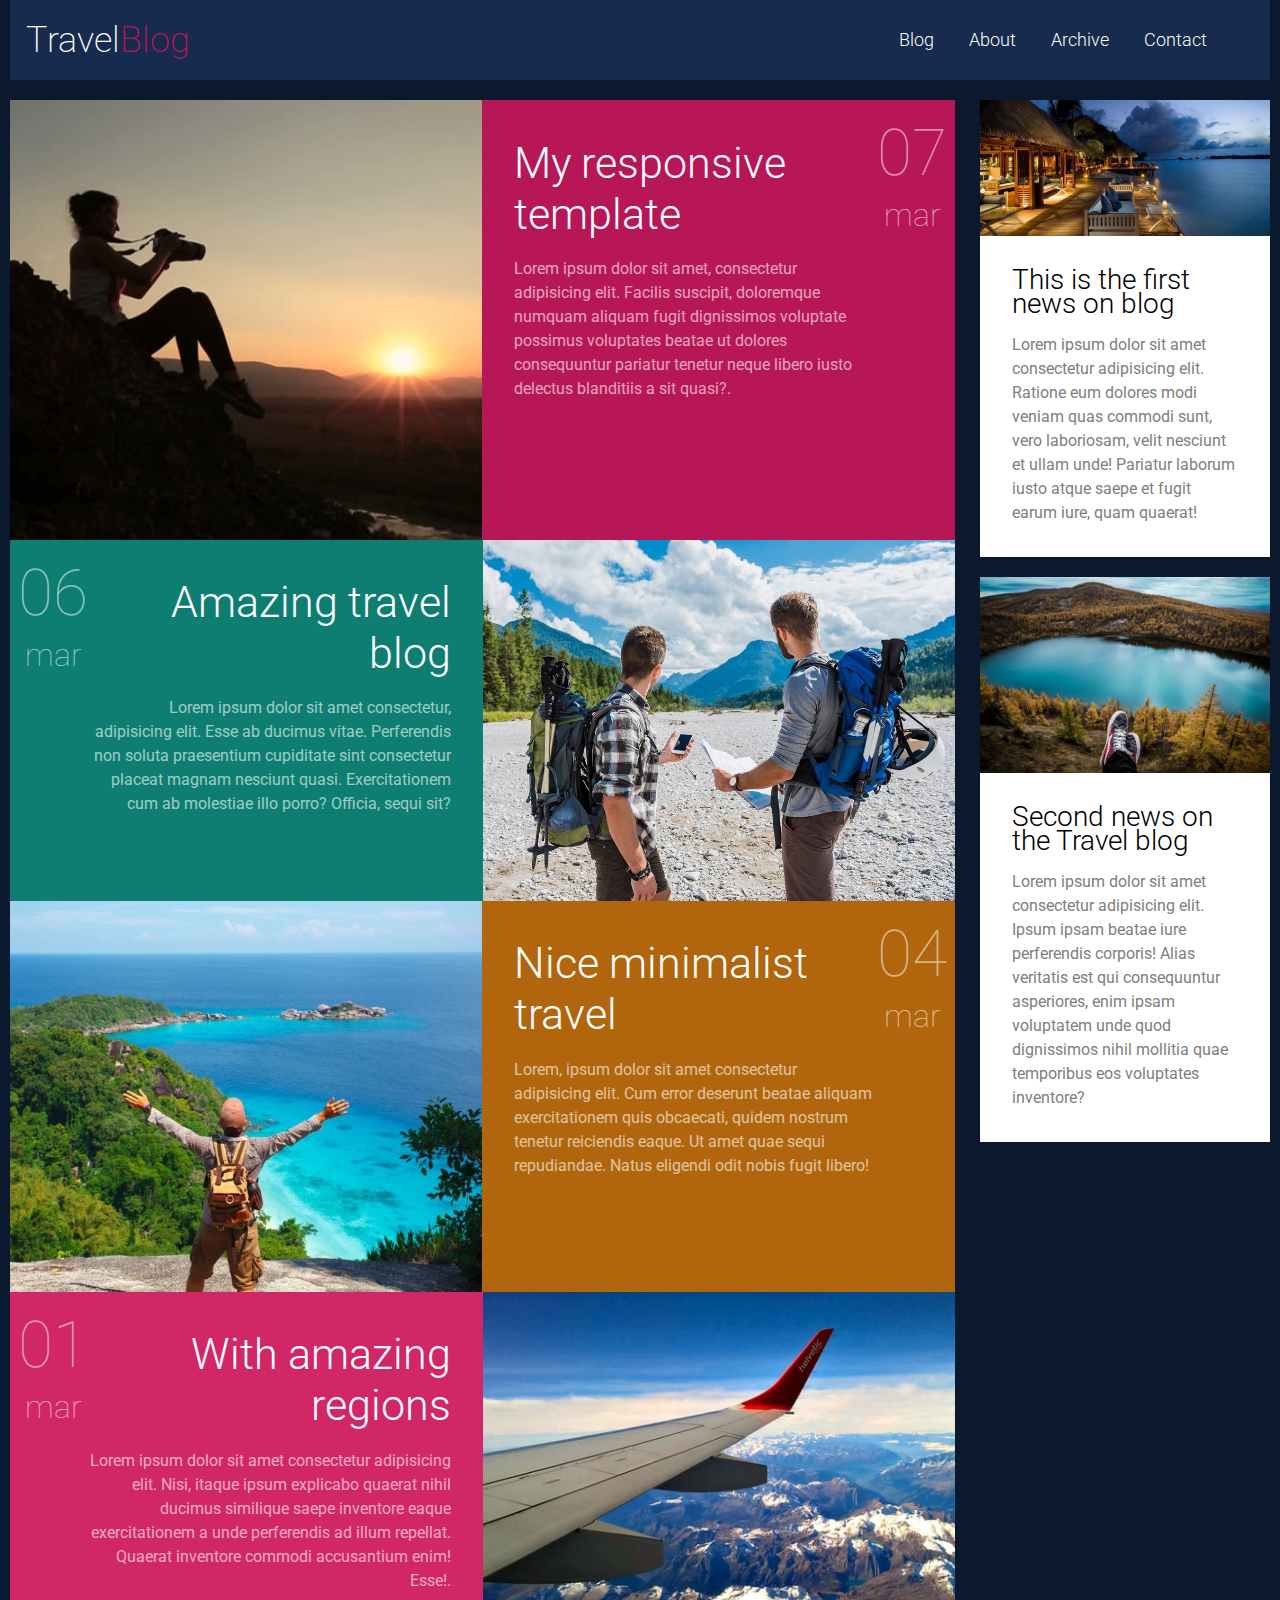
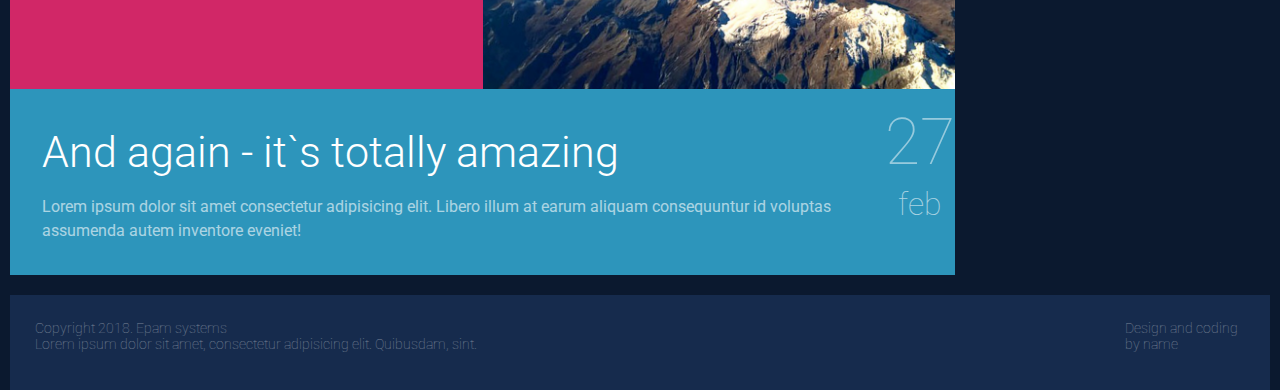
<file: FL11_HW5/homework/index.html>
<!DOCTYPE html>
<html lang="zxx">
  <head>
    <meta charset="UTF-8" />
    <meta name="viewport" content="width=device-width, initial-scale=1.0" />
    <meta http-equiv="X-UA-Compatible" content="ie=edge" />
    <link rel="stylesheet" href="css/styles.css" />
    <link
      href="https://fonts.googleapis.com/css?family=Roboto:400,100,300,700&subset=latin,latin-ext"
      rel="stylesheet"
      type="text/css"
    />
    <title>Responsive</title>
  </head>
  <body>
    <header>
      <div class="menu-burger">
        &#9776;
      </div>
      <h1>Travel<span>Blog</span></h1>
      <nav>
        <ul>
          <li>
            <a href="#">Blog</a>
          </li>
          <li>
            <a href="#">About</a>
          </li>
          <li>
            <a href="#">Archive</a>
          </li>
          <li>
            <a href="#">Contact</a>
          </li>
        </ul>
      </nav>
    </header>
    <main>
      <div class="news-list">
        <article class="post-1">
          <img src="img/post1.jpg" alt="post1" />
          <div class="article-text">
            <div>
              <h2>My responsive template</h2>
              <p>
                Lorem ipsum dolor sit amet, consectetur adipisicing elit.
                Facilis suscipit, doloremque numquam aliquam fugit dignissimos
                voluptate possimus voluptates beatae ut dolores consequuntur
                pariatur tenetur neque libero iusto delectus blanditiis a sit
                quasi?.
              </p>
            </div>
            <div class="date">
              <span>07</span>
              <br />
              <p>mar</p>
            </div>
          </div>
        </article>
        <article class="post-2">
          <img src="img/post2.jpg" alt="post2" />
          <div class="article-text">
            <div>
              <h2>Amazing travel blog</h2>
              <p>
                Lorem ipsum dolor sit amet consectetur, adipisicing elit. Esse
                ab ducimus vitae. Perferendis non soluta praesentium cupiditate
                sint consectetur placeat magnam nesciunt quasi. Exercitationem
                cum ab molestiae illo porro? Officia, sequi sit?
              </p>
            </div>
            <div class="date">
              <span>06</span>
              <br />
              <p>mar</p>
            </div>
          </div>
        </article>
        <article class="post-3">
          <img src="img/post3.jpg" alt="post3" />
          <div class="article-text">
            <div>
              <h2>Nice minimalist travel</h2>
              <p>
                Lorem, ipsum dolor sit amet consectetur adipisicing elit. Cum
                error deserunt beatae aliquam exercitationem quis obcaecati,
                quidem nostrum tenetur reiciendis eaque. Ut amet quae sequi
                repudiandae. Natus eligendi odit nobis fugit libero!
              </p>
            </div>
            <div class="date">
              <span>04</span>
              <br />
              <p>mar</p>
            </div>
          </div>
        </article>
        <article class="post-4">
          <img src="img/post4.jpg" alt="post4" />
          <div class="article-text">
            <div>
              <h2>With amazing regions</h2>
              <p>
                Lorem ipsum dolor sit amet consectetur adipisicing elit. Nisi,
                itaque ipsum explicabo quaerat nihil ducimus similique saepe
                inventore eaque exercitationem a unde perferendis ad illum
                repellat. Quaerat inventore commodi accusantium enim! Esse!.
              </p>
            </div>
            <div class="date">
              <span>01</span>
              <br />
              <p>mar</p>
            </div>
          </div>
        </article>
        <article class="post-5">
          <div class="article-text">
            <div>
              <h2>And again - it`s totally amazing</h2>
              <p>
                Lorem ipsum dolor sit amet consectetur adipisicing elit. Libero
                illum at earum aliquam consequuntur id voluptas assumenda autem
                inventore eveniet!
              </p>
            </div>
            <div class="date">
              <span>27</span>
              <br />
              <p>feb</p>
            </div>
          </div>
        </article>
      </div>

      <aside>
        <div>
          <img src="img/news1.jpg" alt="news-1" />
          <div class="aside-text">
            <h3>This is the first news on blog</h3>
            <p>
              Lorem ipsum dolor sit amet consectetur adipisicing elit. Ratione
              eum dolores modi veniam quas commodi sunt, vero laboriosam, velit
              nesciunt et ullam unde! Pariatur laborum iusto atque saepe et
              fugit earum iure, quam quaerat!
            </p>
          </div>
        </div>
        <div>
          <img src="img/news2.jpg" alt="news-2" />
          <div class="aside-text">
            <h3>Second news on the Travel blog</h3>
            <p>
              Lorem ipsum dolor sit amet consectetur adipisicing elit. Ipsum
              ipsam beatae iure perferendis corporis! Alias veritatis est qui
              consequuntur asperiores, enim ipsam voluptatem unde quod
              dignissimos nihil mollitia quae temporibus eos voluptates
              inventore?
            </p>
          </div>
        </div>
      </aside>
    </main>
    <footer>
      <p>
        Copyright 2018. Epam systems<br />
        Lorem ipsum dolor sit amet, consectetur adipisicing elit. Quibusdam,
        sint.
      </p>
      <p>Design and coding by name</p>
    </footer>
  </body>
</html>
</file>
<file: FL11_HW1/homework/style.css>
html,body,div,span,applet,object,iframe,h1,h2,h3,h4,h5,h6,p,blockquote,pre,a,abbr,acronym,address,big,cite,code,del,dfn,em,font,img,ins,kbd,q,s,samp,small,strike,strong,sub,sup,tt,var,b,u,i,center,dl,dt,dd,ol,ul,li,fieldset,form,label,legend,table,caption,tbody,tfoot,thead,tr,th,td{background:transparent;border:0;margin:0;padding:0;vertical-align:baseline}body{line-height:1}h1,h2,h3,h4,h5,h6{clear:both;font-weight:normal}ol,ul{list-style:none}blockquote{quotes:none}blockquote:before,blockquote:after{content:'';content:none}del{text-decoration:line-through}table{border-collapse:collapse;border-spacing:0}a img{border:0}#container{float:left;margin:0 -240px 0 0;width:100%}#primary,#secondary{float:right;overflow:hidden;width:220px}#secondary{clear:right}#footer{clear:both;width:100%}.one-column #content{margin:0 auto;width:640px}.single-attachment #content{margin:0 auto;width:900px}body,input,textarea,.page-title span,.pingback a.url{font-family:Georgia,"Bitstream Charter",serif}h3#comments-title,h3#reply-title,#access .menu,#access div.menu ul,#cancel-comment-reply-link,.form-allowed-tags,#site-info,#site-title,#wp-calendar,.comment-meta,.comment-body tr th,.comment-body thead th,.entry-content label,.entry-content tr th,.entry-content thead th,.entry-meta,.entry-title,.entry-utility,#respond label,.navigation,.page-title,.pingback p,.reply,.widget-title,.wp-caption-text{font-family:"Helvetica Neue",Arial,Helvetica,"Nimbus Sans L",sans-serif}input[type="submit"]{font-family:"Helvetica Neue",Arial,Helvetica,"Nimbus Sans L",sans-serif}pre{font-family:"Courier 10 Pitch",Courier,monospace}code{font-family:Monaco,Consolas,"Andale Mono","DejaVu Sans Mono",monospace}#access .menu-header,div.menu,#colophon,#branding,#main,#wrapper{margin:0 auto;width:940px}#wrapper{background:#fff;margin-top:20px;padding:0 20px}#footer-widget-area{overflow:hidden}#footer-widget-area .widget-area{float:left;margin-right:20px;width:220px}#footer-widget-area #fourth{margin-right:0}#site-info{float:left;font-size:14px;font-weight:bold;width:700px}#site-generator{float:right;width:220px}body{background:#f1f1f1}body,input,textarea{color:#666;font-size:12px;line-height:18px}hr{background-color:#e7e7e7;border:0;clear:both;height:1px;margin-bottom:18px}p{margin-bottom:18px}ul{list-style:square;margin:0 0 18px 1.5em}ol{list-style:decimal;margin:0 0 18px 1.5em}ol ol{list-style:upper-alpha}ol ol ol{list-style:lower-roman}ol ol ol ol{list-style:lower-alpha}ul ul,ol ol,ul ol,ol ul{margin-bottom:0}dl{margin:0 0 24px 0}dt{font-weight:bold}dd{margin-bottom:18px}strong{font-weight:bold}cite,em,i{font-style:italic}big{font-size:131.25%}ins{background:#ffc;text-decoration:none}blockquote{font-style:italic;padding:0 3em}blockquote cite,blockquote em,blockquote i{font-style:normal}pre{background:#f7f7f7;color:#222;line-height:18px;margin-bottom:18px;overflow:auto;padding:1.5em}abbr,acronym{cursor:help}sup,sub{height:0;line-height:1;position:relative;vertical-align:baseline}sup{bottom:1ex}sub{top:.5ex}small{font-size:smaller}input{margin-bottom:10px}input[type="text"],input[type="password"],input[type="email"],input[type="url"],input[type="number"],textarea{background:#f9f9f9;border:1px solid #ccc;box-shadow:inset 1px 1px 1px rgba(0,0,0,0.1);-moz-box-shadow:inset 1px 1px 1px rgba(0,0,0,0.1);-webkit-box-shadow:inset 1px 1px 1px rgba(0,0,0,0.1);padding:2px}a:link{color:#06c}a:visited{color:#743399}a:active,a:hover{color:#ff4b33}.screen-reader-text{clip:rect(1px,1px,1px,1px);overflow:hidden;position:absolute !important;height:1px;width:1px}#header{padding:30px 0 0 0}#site-title{float:left;font-size:30px;line-height:36px;margin:0 0 18px 0;width:700px}#site-title a{color:#000;font-weight:bold;text-decoration:none}#site-description{color:#000;clear:right;float:right;font-style:italic;margin:15px 0 18px 0;opacity:.65;width:220px}#branding img{border-top:4px solid #000;border-bottom:1px solid #000;display:block;float:left}#access{background:#000;display:block;float:left;margin:0 auto;width:940px}#access .menu-header,div.menu{font-size:13px;margin-left:12px;width:928px}#access .menu-header ul,div.menu ul{list-style:none;margin:0}#access .menu-header li,div.menu li{float:left;position:relative}#access a{color:#aaa;display:block;line-height:38px;padding:0 10px;text-decoration:none}#access ul ul{box-shadow:0 3px 3px rgba(0,0,0,0.2);-moz-box-shadow:0 3px 3px rgba(0,0,0,0.2);-webkit-box-shadow:0 3px 3px rgba(0,0,0,0.2);display:none;position:absolute;top:38px;left:0;float:left;width:180px;z-index:99999}#access ul ul li{min-width:180px}#access ul ul ul{left:100%;top:0}#access ul ul a{background:#333;line-height:1em;padding:10px;width:160px;height:auto}#access li:hover>a,#access ul ul:hover>a{background:#333;color:#fff}#access ul li:hover>ul{display:block}#access ul li.current_page_item>a,#access ul li.current_page_ancestor>a,#access ul li.current-menu-ancestor>a,#access ul li.current-menu-item>a,#access ul li.current-menu-parent>a{color:#fff}* html #access ul li.current_page_item a,* html #access ul li.current_page_ancestor a,* html #access ul li.current-menu-ancestor a,* html #access ul li.current-menu-item a,* html #access ul li.current-menu-parent a,* html #access ul li a:hover{color:#fff}#main{clear:both;overflow:hidden;padding:40px 0 0 0}#content{margin-bottom:36px}#content,#content input,#content textarea{color:#333;font-size:16px;line-height:24px}#content p,#content ul,#content ol,#content dd,#content pre,#content hr{margin-bottom:24px}#content ul ul,#content ol ol,#content ul ol,#content ol ul{margin-bottom:0}#content pre,#content kbd,#content tt,#content var{font-size:15px;line-height:21px}#content code{font-size:13px}#content dt,#content th{color:#000}#content h1,#content h2,#content h3,#content h4,#content h5,#content h6{color:#000;line-height:1.5em;margin:0 0 20px 0}#content table{border:1px solid #e7e7e7;margin:0 -1px 24px 0;text-align:left;width:100%}#content tr th,#content thead th{color:#777;font-size:12px;font-weight:bold;line-height:18px;padding:9px 24px;border-right:1px solid #e7e7e7}#content tr td{border-top:1px solid #e7e7e7;padding:6px 24px;border-right:1px solid #e7e7e7}#content tr.odd td{background:#f2f7fc}.hentry{margin:0 0 48px 0}.home .sticky{background:#f2f7fc;border-top:4px solid #000;margin-left:-20px;margin-right:-20px;padding:18px 20px}.single .hentry{margin:0 0 36px 0}.page-title{color:#000;font-size:14px;font-weight:bold;margin:0 0 36px 0}.page-title span{color:#333;font-size:16px;font-style:italic;font-weight:normal}.page-title a:link,.page-title a:visited{color:#777;text-decoration:none}.page-title a:active,.page-title a:hover{color:#ff4b33}#content .entry-title{color:#000;font-size:21px;font-weight:bold;line-height:1.3em;margin-bottom:0}.entry-title a:link,.entry-title a:visited{color:#000;text-decoration:none}.entry-title a:active,.entry-title a:hover{color:#ff4b33}.entry-meta{color:#777;font-size:12px}.entry-meta abbr,.entry-utility abbr{border:0}.entry-meta abbr:hover,.entry-utility abbr:hover{border-bottom:1px dotted #666}.single-author .by-author{position:absolute !important;clip:rect(1px 1px 1px 1px);clip:rect(1px,1px,1px,1px)}.entry-content,.entry-summary{clear:both;padding:12px 0 0 0}.entry-content .more-link{white-space:nowrap}#content .entry-summary p:last-child{margin-bottom:12px}.entry-content fieldset{border:1px solid #e7e7e7;margin:0 0 24px 0;padding:24px}.entry-content fieldset legend{background:#fff;color:#000;font-weight:bold;padding:0 24px}.entry-content input{margin:0 0 24px 0}.entry-content input.file,.entry-content input.button{margin-right:24px}.entry-content label{color:#777;font-size:12px}.entry-content select{margin:0 0 24px 0}.entry-content sup,.entry-content sub{font-size:10px}.entry-content blockquote.left{float:left;margin-left:0;margin-right:24px;text-align:right;width:33%}.entry-content blockquote.right{float:right;margin-left:24px;margin-right:0;text-align:left;width:33%}.page-link{clear:both;color:#000;font-weight:bold;line-height:48px;word-spacing:.5em}.page-link a:link,.page-link a:visited{background:#f1f1f1;color:#333;font-weight:normal;padding:.5em .75em;text-decoration:none}.home .sticky .page-link a{background:#d9e8f7}.page-link a:active,.page-link a:hover{color:#ff4b33}body.page .edit-link{clear:both;display:block}#entry-author-info{background:#f2f7fc;border-top:4px solid #000;clear:both;font-size:14px;line-height:20px;margin:24px 0;overflow:hidden;padding:18px 20px}#entry-author-info #author-avatar{background:#fff;border:1px solid #e7e7e7;float:left;height:60px;margin:0 -104px 0 0;padding:11px}#entry-author-info #author-description{float:left;margin:0 0 0 104px}#entry-author-info h2{color:#000;font-size:100%;font-weight:bold;margin-bottom:0}.entry-utility{clear:both;color:#777;font-size:12px;line-height:18px}.entry-meta a,.entry-utility a{color:#777}.entry-meta a:hover,.entry-utility a:hover{color:#ff4b33}#content .video-player{padding:0}.format-standard .wp-video,.format-standard .wp-audio-shortcode,.format-audio .wp-audio-shortcode,.format-standard .video-player{margin-bottom:24px}.home #content .format-aside p,.home #content .category-asides p{font-size:14px;line-height:20px;margin-bottom:10px;margin-top:0}.format-gallery .size-thumbnail img,.category-gallery .size-thumbnail img{border:10px solid #f1f1f1;margin-bottom:0}.format-gallery .gallery-thumb,.category-gallery .gallery-thumb{float:left;margin-right:20px;margin-top:-4px}.home #content .format-gallery .entry-utility,.home #content .category-gallery .entry-utility{padding-top:4px}.attachment .entry-content .entry-caption{font-size:140%;margin-top:24px}.attachment .entry-content .nav-previous a:before{content:'\2190\00a0'}.attachment .entry-content .nav-next a:after{content:'\00a0\2192'}#content img.size-auto,#content img.size-full,#content img.size-large,#content img.size-medium,#content .entry-attachment img,#content .widget-container img{max-width:100%;height:auto}#ie8 #content img.size-auto,#ie8 #content img.size-full,#ie8 #content img.size-large,#ie8 #content img.size-medium,#ie8 #content .entry-attachment img{width:auto}.alignleft,img.alignleft{display:inline;float:left;margin-right:24px;margin-top:4px}.alignright,img.alignright{display:inline;float:right;margin-left:24px;margin-top:4px}.aligncenter,img.aligncenter{clear:both;display:block;margin-left:auto;margin-right:auto}img.alignleft,img.alignright,img.aligncenter{margin-bottom:12px}.wp-caption{background:#f1f1f1;line-height:18px;margin-bottom:20px;max-width:100%;padding:4px;text-align:center}.wp-caption img{margin:5px 5px 0;max-width:622px}.wp-caption p.wp-caption-text{color:#777;font-size:12px;margin:5px}.wp-smiley{margin:0}.gallery{margin:0 auto 18px}.gallery .gallery-item{float:left;margin-top:0;text-align:center}.gallery-columns-1 .gallery-item{width:100%}.gallery-columns-2 .gallery-item{width:50%}.gallery-columns-3 .gallery-item{width:33%}.gallery-columns-4 .gallery-item{width:25%}.gallery-columns-5 .gallery-item{width:20%}.gallery-columns-6 .gallery-item{width:16%}.gallery-columns-7 .gallery-item{width:14%}.gallery-columns-8 .gallery-item{width:12%}.gallery-columns-9 .gallery-item{width:11%}.gallery-columns-1 img{max-width:620px}.gallery-columns-2 img{max-width:288px}.gallery-columns-3 img{max-width:177px}.gallery-columns-4 img{max-width:122px}.gallery-columns-5 img{max-width:88px}.gallery-columns-6 img{max-width:66px}.gallery-columns-7 img{max-width:50px}.gallery-columns-8 img{max-width:39px}.gallery-columns-9 img{max-width:29px}.gallery-item img{height:auto}.gallery-columns-2 .attachment-medium{max-width:92%;height:auto}.gallery-columns-4 .attachment-thumbnail{max-width:84%;height:auto}.gallery .gallery-caption{color:#777;font-size:12px;margin:0 0 12px}.gallery dl{margin:0}.gallery img{border:10px solid #f1f1f1}.gallery br+br{display:none}#content .entry-attachment img{display:block;margin:0 auto}.navigation{color:#777;font-size:12px;line-height:18px;overflow:hidden}.navigation a:link,.navigation a:visited{color:#777;text-decoration:none}.navigation a:active,.navigation a:hover{color:#ff4b33}.nav-previous{float:left;width:50%}.nav-next{float:right;text-align:right;width:50%}#nav-above{margin:0 0 18px 0}#nav-above{display:none}.paged #nav-above,.single #nav-above{display:block}#nav-below{margin:-18px 0 0 0}#comments{clear:both}#comments .navigation{padding:0 0 18px 0}h3#comments-title,h3#reply-title{color:#000;font-size:20px;font-weight:bold;margin-bottom:0}h3#comments-title{padding:24px 0}.commentlist{list-style:none;margin:0}.commentlist li.comment{border-bottom:1px solid #e7e7e7;line-height:24px;margin:0 0 24px 0;padding:0 0 0 56px;position:relative}.commentlist li:last-child{border-bottom:0;margin-bottom:0}#comments .comment-body ul,#comments .comment-body ol{margin-bottom:18px}#comments .comment-body p:last-child{margin-bottom:6px}#comments .comment-body blockquote p:last-child{margin-bottom:24px}.commentlist ol{list-style:decimal}.commentlist .avatar{position:absolute;top:4px;left:0}.comment-author cite{color:#000;font-style:normal;font-weight:bold}.comment-author .says{font-style:italic}.comment-meta{font-size:12px;margin:0 0 18px 0}.comment-meta a:link,.comment-meta a:visited{color:#777;text-decoration:none}.comment-meta a:active,.comment-meta a:hover{color:#ff4b33}.commentlist .bypostauthor>div{background:#f2f7fc;border-top:4px solid #000;margin-bottom:10px;padding:10px 0 0 20px}.reply{font-size:12px;padding:0 0 24px 0}.reply a,a.comment-edit-link{color:#777}.reply a:hover,a.comment-edit-link:hover{color:#ff4b33}.commentlist .children{list-style:none;margin:0}.commentlist .children li{border:0;margin:0}.nopassword,.nocomments{display:none}#comments .pingback{border-bottom:1px solid #e7e7e7;margin-bottom:18px;padding-bottom:18px}.commentlist li.comment+li.pingback{margin-top:-6px}#comments .pingback p{color:#777;display:block;font-size:12px;line-height:18px;margin:0}#comments .pingback .url{font-size:13px;font-style:italic}input[type="submit"]{color:#333}form{text-align:right}input{width:200px}#respond{border-top:1px solid #e7e7e7;margin:24px 0;overflow:hidden;position:relative}#respond p{margin:0}#respond .comment-notes{margin-bottom:1em}.form-allowed-tags{line-height:1em}.children #respond{margin:0 48px 0 0}h3#reply-title{margin:18px 0}#comments-list #respond{margin:0 0 18px 0}#comments-list ul #respond{margin:0}#cancel-comment-reply-link{font-size:12px;font-weight:normal;line-height:18px}#respond .required{color:#ff4b33;font-weight:bold}#respond label{color:#777;font-size:12px}#respond input{margin:0 0 9px;width:98%}#respond textarea{width:98%}#respond .form-allowed-tags{color:#777;font-size:12px;line-height:18px}#respond .form-allowed-tags code{font-size:11px}#respond .form-submit{margin:12px 0}#respond .form-submit input{font-size:14px;width:auto}.widget-area ul{list-style:none;margin-left:0}.widget-area ul ul{list-style:square;margin-left:1.3em}.widget-area select{max-width:100%}.widget_search #s{width:60%}.widget_search label{display:none}.widget-container{word-wrap:break-word;-webkit-hyphens:auto;-moz-hyphens:auto;hyphens:auto;margin:0 0 18px 0}.widget-container .wp-caption img{margin:auto}.widget-container.widget_image .wp-caption{width:auto}.widget-container.widget_image .wp-caption img{margin-left:-8px}.widget-title{color:#222;font-size:14px;font-weight:bold}.widget-area a:link,.widget-area a:visited{text-decoration:none}.widget-area a:active,.widget-area a:hover{text-decoration:underline}.widget-area .entry-meta{font-size:11px}#wp_tag_cloud div{line-height:1.6em}#wp-calendar{width:100%}#wp-calendar caption{color:#222;font-size:14px;font-weight:bold;padding-bottom:4px;text-align:left}#wp-calendar thead{font-size:11px}#wp-calendar tbody{color:#aaa}#wp-calendar tbody td{background:#f5f5f5;border:1px solid #fff;padding:3px 0 2px;text-align:center}#wp-calendar tbody .pad{background:0}#wp-calendar tfoot #next{text-align:right}.widget_rss a.rsswidget{color:#000}.widget_rss a.rsswidget:hover{color:#ff4b33}.widget_rss .widget-title img{width:11px;height:11px}#main .widget-area ul{margin-left:0;padding:0 20px 0 0}#main .widget-area ul ul{border:0;margin-left:1.3em;padding:0}#main .widget-container.music-player ul{margin:0}#footer{margin-bottom:20px}#colophon{border-top:4px solid #000;margin-top:-4px;overflow:hidden;padding:18px 0}#site-info{font-weight:bold}#site-info a{color:#000;text-decoration:none}#site-generator{font-style:italic;position:relative}#site-generator a{background:url(images/wordpress.png) center left no-repeat;color:#666;display:inline-block;line-height:16px;padding-left:20px;text-decoration:none}#site-generator a:hover{text-decoration:underline}img#wpstats{display:block;margin:0 auto 10px}pre{-webkit-text-size-adjust:140%}code{-webkit-text-size-adjust:160%}#access,.entry-meta,.entry-utility,.navigation,.widget-area{-webkit-text-size-adjust:120%}#site-description{-webkit-text-size-adjust:none}@media print{body{background:none !important}#wrapper{clear:both !important;display:block !important;float:none !important;position:relative !important}#header{border-bottom:2pt solid #000;padding-bottom:18pt}#colophon{border-top:2pt solid #000}#site-title,#site-description{float:none;line-height:1.4em;margin:0;padding:0}#site-title{font-size:13pt}.entry-content{font-size:14pt;line-height:1.6em}.entry-title{font-size:21pt}#access,#branding img,#respond,.comment-edit-link,.edit-link,.navigation,.page-link,.widget-area{display:none !important}#container,#header,#footer{margin:0;width:100%}#content,.one-column #content{margin:24pt 0 0;width:100%}.wp-caption p{font-size:11pt}#site-info,#site-generator{float:none;width:auto}#colophon{width:auto}img#wpstats{display:none}#site-generator a{margin:0;padding:0}#entry-author-info{border:1px solid #e7e7e7}#main{display:inline}.home .sticky{border:0}}img{width:140px;vertical-align:middle;display:block;margin:0 auto;margin-left:calc(50% - 50px);margin-bottom:20px}nav>a{padding:10px;color:#0279c1}nav>a b:hover{color:#00527a}nav>a:visited{color:#0279c1}article{padding-left:10px}footer{margin-top:20px;padding:40px 20px;text-align:center;background:#3333}
</file>
<file: FL11_HW11/homework/assets/material-icons/material-icons.css>
@font-face {
  font-family: 'Material Icons';
  font-style: normal;
  font-weight: 400;
  src: url(MaterialIcons-Regular.eot); /* For IE6-8 */
  src: local('Material Icons'),
       local('MaterialIcons-Regular'),
       url(MaterialIcons-Regular.woff2) format('woff2'),
       url(MaterialIcons-Regular.woff) format('woff'),
       url(MaterialIcons-Regular.ttf) format('truetype');
}

.material-icons {
  font-family: 'Material Icons';
  font-weight: normal;
  font-style: normal;
  font-size: 24px;  /* Preferred icon size */
  display: inline-block;
  line-height: 1;
  text-transform: none;
  letter-spacing: normal;
  word-wrap: normal;
  white-space: nowrap;
  direction: ltr;

  /* Support for all WebKit browsers. */
  -webkit-font-smoothing: antialiased;
  /* Support for Safari and Chrome. */
  text-rendering: optimizeLegibility;

  /* Support for Firefox. */
  -moz-osx-font-smoothing: grayscale;

  /* Support for IE. */
  font-feature-settings: 'liga';
}
</file>
<file: FL11_HW11/homework/assets/styles.css>
/* Your styles goes here */
* {
  margin: 0;
  padding: 0;
}
body {
  width: 96%;
  height: 100%;
  padding: 1% 2%;
}
header {
  padding-bottom: 1%;
  border-bottom: 5px solid rgb(173, 216, 230, 0.5);
}
main {
  padding-top: 1%;
  padding-right: 0.5%;
}
h1 {
  text-align: center;
  color: #00b4fa;
}

header button {
  vertical-align: middle;
  border: none;
  font: inherit;
  color: inherit;
  background-color: transparent;
}

header input {
  width: 93%;
  height: 40px;
  padding-left: 10px;
  margin-right: 20px;
  border: 1px solid lightgray;
  border-radius: 3px;
}

ul li {
  display: flex;
  justify-content: space-between;
}

ul li p {
  display: inline-block;
}

.material-icons.md-44 {
  font-size: 44px;
  color: rgb(180, 179, 179);
}
button i:disabled {
  color: rgb(226, 0, 0);
}
.material-icons.md-30 {
  vertical-align: middle;
  font-size: 30px;
  color: #7fc3f1;
}

.cursor {
  cursor: pointer;
}

.task-label{
  color: #00b4fa;
}

.task-edit {
  display: none;
}
.edit-action {
  margin-top: -7px;
  height: 41px;
  width: 35%;
  max-width: 50%;
}
.edit-action input {
  height: 35px;
  border: 1px solid rgb(151, 150, 150, 0.6);
  border-radius: 3px;
  padding-left: 10px;
  width: 400px;
}

.error-notice{
    display: none;
    text-align: center;
    color: red;
}

/* style checkbox */
.container {
  display: inline-block;
  position: relative;
  padding-left: 35px;
  padding-right: 10px;
  margin-bottom: 15px;
  cursor: pointer;
  font-size: 20px;
  -webkit-user-select: none;
  -moz-user-select: none;
  -ms-user-select: none;
  user-select: none;
}

.container input {
  position: absolute;
  opacity: 0;
  cursor: pointer;
  height: 0;
  width: 0;
}

.check-mark {
  position: absolute;
  top: 0;
  left: 0;
  height: 25px;
  width: 25px;
  background-color: white;
  border: 1px solid grey;
}

.container:hover input ~ .check-mark {
  background-color: #ccc;
}

.container input:checked ~ .check-mark {
  background-color: #2196f3;
}

.check-mark:after {
  content: "";
  position: absolute;
  display: none;
}

.container input:checked ~ .check-mark:after {
  display: block;
}

.container .check-mark:after {
  left: 9px;
  top: 5px;
  width: 5px;
  height: 10px;
  border: solid white;
  border-width: 0 3px 3px 0;
  -webkit-transform: rotate(45deg);
  -ms-transform: rotate(45deg);
  transform: rotate(45deg);
}
</file>
<file: FL11_HW2/homework/css/general.css>
/* 

please don't edit this styles

*/

h2.tm-section-title {
    color: lightskyblue;
}

a:focus {
    color: #666;
    outline: 0
}

ul {
    padding: 0;
    margin: 0
}

body {
    background-color: #f5f5f5;
    color: #000;
    font-family: 'Open Sans', Helvetica, Arial, sans-serif;
    font-size: 16px;
    font-weight: 300;
    padding-top: 30px;
    overflow-x: hidden
}

section:before {
    position: absolute;
    z-index: 1
}

.box,
.tm-content-box,
.tm-main-nav {
    background-color: #fff
}

.tm-sidebar {
    z-index: 10;
    position: fixed;
    left: 0;
    right: 0;
    top: 0;
    width: 100%;
}

.tm-sidebar ul{
    margin: 0px;
    display: flex;
}

.tm-main-nav {
    font-size: 1.5em;
    text-align: center
}

.tm-nav-item {
    list-style: none;
    width: 100%;
}

.tm-nav-item-link {
    border: 1px solid transparent;
    color: #666;
    display: block;
    padding: 10px;
    width: 100%;
    -webkit-transition: all .3s ease;
    transition: all .3s ease
}

.carousel-indicators li,
.tm-banner-inner {
    border: 1px solid lightgrey
}


.tm-nav-item-link.active,
.tm-nav-item-link:hover {
    color: #666;
    text-decoration: none;
}

.tm-nav-item-link:focus {
    text-decoration: none
}

.tm-banner-text,
.tm-banner-title,
.tm-section-title {
    color: #666;
    font-weight: 300;
    margin: 0
}

.tm-section-title {
    margin-bottom: 20px
}

.tm-section-title-box {
    margin-bottom: 0
}

.tm-banner-title {
    font-size: 3.3em;
    letter-spacing: 2px;
    text-transform: uppercase
}

.tm-main-content {
    padding-top: 70px;
}

.tm-content-box {
    overflow: hidden;
    margin-bottom: 30px
}

.padding-medium {
    padding: 40px
}

.tm-banner {
    padding: 30px
}

.tm-banner-inner {
    padding: 30px 0;
    height: 100%;
    text-align: center;
    display: flex;
    -webkit-box-orient: vertical;
    -webkit-box-direction: normal;
    -webkit-flex-direction: column;
    -ms-flex-direction: column;
    flex-direction: column;
    -webkit-box-align: center;
    -webkit-align-items: center;
    -ms-flex-align: center;
    align-items: center;
    -webkit-box-pack: center;
    -webkit-justify-content: center;
    -ms-flex-pack: center;
    justify-content: center
}

.tm-banner-inner img{
    width: 120px;
}

.tm-banner-text {
    font-size: 1.4em
}

.boxes,
.tm-box-bg-title {
    display: -webkit-box;
    display: -webkit-flex;
    display: -ms-flexbox
}

/*.flex-item {*/
    /*-webkit-box-flex: 0 1 auto;*/
    /*-webkit-flex: 0 1 auto;*/
    /*-ms-flex: 0 1 auto;*/
    /*flex: 0 1 auto*/
/*}*/

.section-description {
    line-height: 1.8;
    margin-bottom: 25px
}

.section-description:last-child {
    margin-bottom: 0
}

.tm-team-description-container {
    max-width: 500px
}

.tm-team-info {
    display: flex
}

.box {
    list-style: none;
    width: 33.3333%;
    height: auto;
}

.box-bg {
    position: relative
}

.box-img {
    width: 100%;
}

.tm-box-bg-title {
    position: absolute;
    top: 0;
    right: 0;
    bottom: 0;
    left: 0;
    display: flex;
    -webkit-box-align: center;
    -webkit-align-items: center;
    -ms-flex-align: center;
    align-items: center;
    -webkit-box-pack: center;
    -webkit-justify-content: center;
    -ms-flex-pack: center;
    justify-content: center
}

.boxes {
    display: flex;
    -webkit-flex-wrap: wrap;
    -ms-flex-wrap: wrap;
    flex-wrap: wrap
}

.gallery-container a {
    cursor: -webkit-zoom-in;
    cursor: zoom-in
}

.carousel {
    position: relative;
    height: auto;
    padding: 50px 50px 80px;
    text-align: center
}

.carousel-indicators {
    bottom: 30px
}

.carousel-content {
    color: #000;
    display: -webkit-box;
    display: -webkit-flex;
    display: -ms-flexbox;
    display: flex;
    -webkit-box-align: center;
    -webkit-align-items: center;
    -ms-flex-align: center;
    align-items: center
}

.carousel-indicators .active {
    background-color: lightgrey
}

.contact-form {
    overflow: hidden
}

.form-control {
    border-radius: 0;
    font-size: 1em
}

.form-control:focus {
    border-color: lightgrey;
    box-shadow: inset 0 1px 1px rgba(0, 0, 0, .075), 0 0 8px rgba(153, 153, 153, .45)
}

.form-group {
    margin-bottom: 20px
}

.form-group-2-col-left {
    padding-left: 0;
    padding-right: 5px
}

.form-group-2-col-right {
    padding-right: 0;
    padding-left: 5px
}

.mandatory-field:after {
    position: absolute;
    top: 0;
    right: 7px
}

.carousel-inner>.carousel-item>a>img, .carousel-inner>.carousel-item>img, .img-contact-us {
    width: 100%;
}

.tm-footer {
    color: #666;
    padding-bottom: 15px
}
</file>
<file: FL11_HW2/homework/css/style.css>
.tm-team-description-container p {
  text-indent: 20px;
}

.box-bg > h2.tm-section-title:hover {
  color: white;
}

.box-bg:hover {
  background-color: lightskyblue;
}

.tm-sidebar,
.tm-content-header,
section {
  box-shadow: 0px 0px 10px rgba(61, 55, 61, 0.7);
}

.tm-banner {
  background-color: #76cdd7;
}

.tm-banner-inner {
  background-color: #fff;
}

.tm-banner-text {
  letter-spacing: 5px;
  word-spacing: 10px;
  text-shadow: 0px 10px 2px #76cdd7, 0px 3px 1px #76cdd7;
  animation-name: rotate;
  animation-duration: 5s;
  animation-delay: 2s;
  animation-iteration-count: infinite;
}
@keyframes rotate {
    0% {
        transform: rotateY(360deg);
    }
    100% {
        transform: rotateY(0deg);
    }
}

section::before {
  content: "";
  border: 20px solid transparent;
  border-left: 20px solid lightskyblue;
  border-top: 20px solid lightskyblue;
}

.flex-2-col {
  display: grid;
  grid-template-columns: 1fr 2fr;
}
.flex-2-col > .padding-medium {
  margin-top: 185px;
}

.heading h2 {
  text-align: center;
  color: lightskyblue;
}
.heading ol {
  list-style-type: lower-roman;
}
.heading ol > li > a {
  color: #000;
  text-decoration: none;
  margin-left: 3px;
}
.heading ol > li > a:visited {
  color: #ffb347;
  text-decoration: none;
}
.heading ol > li > a:hover {
  color: #ffb347;
  font-weight: 600;
  text-decoration: none;
  margin-left: -4px;
}
.heading ol > li > a:hover::before {
  content: "";
  border-left: 3px solid #ffb347;
  margin-right: 2px;
  margin-left: 2px;
}
.text::after {
  content: "New";
  color: red;
  font-weight: 600;
  vertical-align: super;
  font-size: 0.5em;
}

.box-work{
  padding: 10px;
}
.box-work p{
  font-style: italic;
}
.box-work p::first-letter {
  font-size: 1.5em;
  color: #000;
}
.box-work:nth-child(even) {
    background-color: rgb(239, 239, 239);
}
.blocks > .tm-team-description-container p {
  text-indent: 1.5em;
}

.carousel-description{
  font-style: italic;
}

.contact-form input {
    border: 2px solid white;
    border-bottom: 2px solid lightskyblue;
}
.contact-form textarea {
    border: 2px solid lightskyblue;
    resize: none;
}
.form-control:focus {
    border: 2px solid lightskyblue;
    background-color: #76cdd7;
    border-radius: 5px;
    color: #fff;
}
#contact_email {
    background-image: url(../img/email-icon.png);
    background-repeat: no-repeat;
    background-size: 30px;
    vertical-align: middle;
    background-position: right;
}
.form-control:focus::placeholder {
    color: #fff;
}

button.submit-btn.btn-primary {
    color: lightskyblue;
    background-color: #fff;
    border-color: lightskyblue;
    border: 2px solid lightskyblue;
    padding: 15px 70px;
    float: right;
}
button.submit-btn.btn-primary:hover {
  background-color: lightskyblue;
  color: #fff;
}
.tm-nav-item:hover{
  background-color: rgb(240, 239, 239);
}
h2+p {
  font-style: italic;
  line-height: 1.8em;
}

@media print {
  *{
    margin: 0;
    padding: 0;
  }
  .flex-2-col{
    display: flex;
  }
  .flex-2-col > .padding-medium {
  margin-top: 0px;
  }
  .tm-banner-text {
  letter-spacing: normal;
  word-spacing: normal;
}
body {
  color: black;
  background: white;
}
h2+p {
  font-style: inherit;
  line-height: 1;
 }
.tm-banner {
    background-color: #fff;
}
h2 {
    text-transform: uppercase;
    color: lightskyblue;
    font-weight: 300;
    text-align: center;
}
a {
    color: #000;
 }
    .tm-footer a {
        color: #0275d8;
    }
    ol {
        width: 30%;
        margin: 0 auto;
        padding: 0;
    }
    li {
        display: block;
    }
    li::first-letter {
        color: lightskyblue;
        font-size: 1.5em;
    }
    li:nth-child(even) {
        text-align: right;
    }
    .tm-main-content {
        padding-top: 0px;
    }
    .padding-medium {
        padding: 10px 0;
    }
    .carousel {
        padding: 0;
    }
    .tm-content-box {
        margin: 0;
    }
    .tm-sidebar, .tm-team-img, .boxes, #contact, .carousel-indicators {
        display: none;
    }
    .img-contact-us {
        display: none;
    }
    .tm-team-description-container {
        max-width: 100%;
        text-align: center;
    }
    section::before {
        content: none;
    }
    .heading ol>li>a:visited {
        color: #000;
        text-decoration: none;
    }
    .text::after {
        content: none;
    }
}
</file>
<file: FL11_HW3/homework/css/style1.css>
* {
  margin: 0;
  padding: 0; }

body {
  background-color: #ffffff;
  font-family: "Varela", sans-serif; }

.header {
  display: flex;
  height: 100vh;
  width: 100%;
  justify-content: center;
  background-image: url(../img/m-h-day.jpg);
  background-repeat: no-repeat;
  background-size: cover;
  background-position: center;
  border-radius: 0px 0px 30em/15em 0px;
  color: #2c2f3c; }

.header-wrap {
  margin-left: 100px; }

.landing-logo, .footer .footer-wrap .footer_logo {
  display: inline-flex; }
  .landing-logo p, .footer .footer-wrap .footer_logo p {
    margin-left: 15px;
    font-size: 25px;
    font-weight: 500;
    letter-spacing: 1px;
    margin-top: 28px; }
  .landing-logo img, .footer .footer-wrap .footer_logo img {
    margin-top: 28px;
    height: fit-content; }
  .landing-logo span, .footer .footer-wrap .footer_logo span {
    display: flex;
    font-size: 12px;
    font-weight: 300;
    letter-spacing: initial; }

.header_heading {
  font-size: 68px;
  width: 55%;
  font-weight: 900;
  margin: 40px 0;
  line-height: 80px;
  position: relative;
  z-index: 5; }
  .header_heading::after {
    content: "";
    display: block;
    position: relative;
    width: 355px;
    height: 25px;
    background-color: #14a0c7;
    margin-top: -25px;
    z-index: -1; }

.header_text {
  width: 50%;
  line-height: 33px; }

.header_button, .section .section_banner .section_banner_button {
  margin-top: 30px;
  height: 40px;
  width: 130px;
  background-color: #699900;
  border: none;
  color: #f2f3f7;
  font-weight: bold;
  border-radius: 3px; }
  .header_button:hover, .section .section_banner .section_banner_button:hover {
    background-color: #8ccc00;
    cursor: pointer;
    color: #0b0d13; }

.section {
  position: relative;
  margin-left: 100px;
  margin-right: 100px; }
  .section .section_text {
    text-align: center;
    margin-top: 40px;
    font-weight: bold;
    font-size: 30px;
    color: #2c2f3c; }
    .section .section_text::after {
      content: "";
      display: block;
      position: relative;
      width: 150px;
      height: 11px;
      background-color: #14a0c7;
      margin-top: -15px;
      z-index: -1;
      left: 50.5%; }
  .section .section_card_wrap {
    margin-top: 40px;
    display: flex;
    flex-direction: row;
    align-items: center;
    align-content: center;
    justify-content: space-around;
    position: relative; }
    .section .section_card_wrap .section_card {
      background-color: #21232e;
      width: 29.25%;
      height: 94%;
      padding: 15px;
      text-align: center;
      border-radius: 5px;
      box-sizing: content-box;
      z-index: 10; }
      .section .section_card_wrap .section_card_img {
        width: 100%; }
      .section .section_card_wrap .section_card_heading {
        font-weight: bold;
        display: inline-block;
        color: #f2f3f7;
        font-size: 20px;
        margin-top: 0px; }
        .section .section_card_wrap .section_card_heading .section_card_underline {
          display: block;
          position: relative;
          width: auto;
          height: 12px;
          background-color: #14a0c7;
          margin-top: -10px;
          z-index: -1; }
      .section .section_card_wrap .section_card_text {
        margin-top: 15px;
        margin-bottom: 10px;
        width: 100%;
        font-weight: 300;
        color: #f2f3f7;
        text-align: center;
        line-height: 25px;
        word-spacing: 1px;
        font-size: 15px; }
  .section .section_banner {
    border-radius: 5px;
    position: absolute;
    bottom: -230px;
    height: 6vh;
    width: 50%;
    margin-left: 15%;
    padding: 3% 7%;
    background: linear-gradient(45deg, #699901, #2C5ADC);
    display: flex;
    direction: row;
    justify-content: space-between;
    align-items: center; }
    .section .section_banner .section_banner_text_wrap {
      z-index: 10;
      margin-top: -25px; }
      .section .section_banner .section_banner_text_wrap .section_banner_heading {
        margin-top: 10px;
        color: #2c2f3c;
        font-size: 22px;
        font-weight: bold; }
        .section .section_banner .section_banner_text_wrap .section_banner_heading::after {
          content: "";
          display: block;
          position: relative;
          width: 50px;
          height: 10px;
          background-color: #14a0c7;
          margin-top: -11px;
          z-index: -1;
          left: 30%; }
      .section .section_banner .section_banner_text_wrap .section_banner_text {
        margin-top: 15px;
        color: #f2f3f7;
        font-size: 14px; }
    .section .section_banner .section_banner_button {
      margin-top: 0px; }

.footer {
  margin-top: 170px;
  height: 20vh;
  background-color: #21232e;
  padding: 3%;
  display: flex;
  direction: row;
  justify-content: center; }
  .footer .footer-wrap {
    margin-left: -50px;
    display: flex;
    direction: row;
    justify-content: space-between;
    align-items: flex-end;
    font-size: small;
    color: #0c0c10; }
    .footer .footer-wrap .footer_logo {
      width: 200px; }
      .footer .footer-wrap .footer_logo p {
        color: #b3b9d0;
        font-size: 24px; }
        .footer .footer-wrap .footer_logo p span {
          font-size: 11px;
          width: 100%; }
    .footer .footer-wrap .footer_text {
      display: block;
      width: 40%;
      margin-top: 20px;
      margin-right: 50px;
      height: 40px;
      color: #b3b9d0; }
    .footer .footer-wrap .footer-cr {
      display: block;
      margin-bottom: 20px;
      color: #b3b9d0; }

/*# sourceMappingURL=style1.css.map */
</file>
<file: FL11_HW3/homework/css/style2.css>
* {
  margin: 0;
  padding: 0; }

body {
  background-color: #21232e;
  font-family: "Varela", sans-serif; }

.header {
  display: flex;
  height: 100vh;
  width: 100%;
  justify-content: center;
  background-image: url(../img/m-h-night.jpg);
  background-repeat: no-repeat;
  background-size: cover;
  background-position: center;
  border-radius: 0px 0px 30em/15em 0px;
  color: #ffffff; }

.header-wrap {
  margin-left: 100px; }

.landing-logo, .footer .footer-wrap .footer_logo {
  display: inline-flex; }
  .landing-logo p, .footer .footer-wrap .footer_logo p {
    margin-left: 15px;
    font-size: 25px;
    font-weight: 500;
    letter-spacing: 1px;
    margin-top: 28px; }
  .landing-logo img, .footer .footer-wrap .footer_logo img {
    margin-top: 28px;
    height: fit-content; }
  .landing-logo span, .footer .footer-wrap .footer_logo span {
    display: flex;
    font-size: 12px;
    font-weight: 300;
    letter-spacing: initial; }

.header_heading {
  font-size: 68px;
  width: 55%;
  font-weight: 900;
  margin: 40px 0;
  line-height: 80px;
  position: relative;
  z-index: 5; }
  .header_heading::after {
    content: "";
    display: block;
    position: relative;
    width: 355px;
    height: 25px;
    background-color: #ff4e33;
    margin-top: -25px;
    z-index: -1; }

.header_text {
  width: 50%;
  line-height: 33px; }

.header_button, .section .section_banner .section_banner_button {
  margin-top: 30px;
  height: 40px;
  width: 130px;
  background-color: #e3ac00;
  border: none;
  color: #f2f3f7;
  font-weight: bold;
  border-radius: 3px; }
  .header_button:hover, .section .section_banner .section_banner_button:hover {
    background-color: #ffc717;
    cursor: pointer;
    color: #0b0d13; }

.section {
  position: relative;
  margin-left: 100px;
  margin-right: 100px; }
  .section .section_text {
    text-align: center;
    margin-top: 40px;
    font-weight: bold;
    font-size: 30px;
    color: #ffffff; }
    .section .section_text::after {
      content: "";
      display: block;
      position: relative;
      width: 150px;
      height: 11px;
      background-color: #ff4e33;
      margin-top: -15px;
      z-index: -1;
      left: 50.5%; }
  .section .section_card_wrap {
    margin-top: 40px;
    display: flex;
    flex-direction: row;
    align-items: center;
    align-content: center;
    justify-content: space-around;
    position: relative; }
    .section .section_card_wrap .section_card {
      background-color: #3b3f50;
      width: 29.25%;
      height: 94%;
      padding: 15px;
      text-align: center;
      border-radius: 5px;
      box-sizing: content-box;
      z-index: 10; }
      .section .section_card_wrap .section_card_img {
        width: 100%; }
      .section .section_card_wrap .section_card_heading {
        font-weight: bold;
        display: inline-block;
        color: #f2f3f7;
        font-size: 20px;
        margin-top: 0px; }
        .section .section_card_wrap .section_card_heading .section_card_underline {
          display: block;
          position: relative;
          width: auto;
          height: 12px;
          background-color: #ff4e33;
          margin-top: -10px;
          z-index: -1; }
      .section .section_card_wrap .section_card_text {
        margin-top: 15px;
        margin-bottom: 10px;
        width: 100%;
        font-weight: 300;
        color: #f2f3f7;
        text-align: center;
        line-height: 25px;
        word-spacing: 1px;
        font-size: 15px; }
  .section .section_banner {
    border-radius: 5px;
    position: absolute;
    bottom: -230px;
    height: 6vh;
    width: 50%;
    margin-left: 15%;
    padding: 3% 7%;
    background: linear-gradient(45deg, #E2AB01, #922B53);
    display: flex;
    direction: row;
    justify-content: space-between;
    align-items: center; }
    .section .section_banner .section_banner_text_wrap {
      z-index: 10;
      margin-top: -25px; }
      .section .section_banner .section_banner_text_wrap .section_banner_heading {
        margin-top: 10px;
        color: #ffffff;
        font-size: 22px;
        font-weight: bold; }
        .section .section_banner .section_banner_text_wrap .section_banner_heading::after {
          content: "";
          display: block;
          position: relative;
          width: 50px;
          height: 10px;
          background-color: #ff4e33;
          margin-top: -11px;
          z-index: -1;
          left: 30%; }
      .section .section_banner .section_banner_text_wrap .section_banner_text {
        margin-top: 15px;
        color: #f2f3f7;
        font-size: 14px; }
    .section .section_banner .section_banner_button {
      margin-top: 0px; }

.footer {
  margin-top: 170px;
  height: 20vh;
  background-color: #3b3f50;
  padding: 3%;
  display: flex;
  direction: row;
  justify-content: center; }
  .footer .footer-wrap {
    margin-left: -50px;
    display: flex;
    direction: row;
    justify-content: space-between;
    align-items: flex-end;
    font-size: small;
    color: #d9d9d9; }
    .footer .footer-wrap .footer_logo {
      width: 200px; }
      .footer .footer-wrap .footer_logo p {
        color: #b3b9d0;
        font-size: 24px; }
        .footer .footer-wrap .footer_logo p span {
          font-size: 11px;
          width: 100%; }
    .footer .footer-wrap .footer_text {
      display: block;
      width: 40%;
      margin-top: 20px;
      margin-right: 50px;
      height: 40px;
      color: #b3b9d0; }
    .footer .footer-wrap .footer-cr {
      display: block;
      margin-bottom: 20px;
      color: #b3b9d0; }

/*# sourceMappingURL=style2.css.map */
</file>
<file: FL11_HW4/homework/css/style.css>
* {
    margin: 0;
    padding: 0;
}
body{
    font-family: "Open Sans", sans-serif;
    background-color: #f3f3f3;
      height: 100%;
      min-width: 900px;
      font-size: 16px;
      box-sizing: border-box;
}

header{
    height: 100vh;
    background: url(../img/sample2.jpg) no-repeat center/cover;
    color: #FFFFFF;
    position: relative;
}
header a {
    float: right;
    text-decoration: none;
    letter-spacing: 1px;
    color: #FFFFFF;
}

header:after {
    content: "";
    display: block;
    width: 100%;
    height: 210px;
    background-color: #000000;
    position: absolute;
    z-index: 1;
    clip-path: polygon(100% 0, 0 0, 100% 100%);
    top: 100vh;
}

.header-head{
    padding: 2rem 3rem;
}

.header-head a{
    padding-left: 50px;
}

header nav ul {
    margin-top: 70vh;
    display: flex;
    flex-direction: row;
    justify-content: space-around;
    list-style: none;
}

header nav a {
    text-decoration: none;
    font-size: 14px;
    padding: 16px 75px;
    border: 2px solid white;
}

h1 {
    font-size: 50px;
    letter-spacing: 4px;
    word-spacing: 6px;
}

.logo-section span {
    font-size: 80px;
}
.logo-section{
    height: 100px;
    text-align: center;
    position: absolute;
    top: 50%;
    left: 50%;
    margin-right: -50%;
    transform: translate(-50%, -50%)
}

.main-head{
    padding: 0 2rem;
    background-color: #F3F3F3;
    display: grid;
    grid-template-columns: minmax(200px, 1fr) minmax(200px, 1fr);
}
.main-grid-wrapper {
    padding: 0 2rem 80px;
    background-color: #F3F3F3;
    display: grid;
    grid-template-columns: 50% 50%;
    row-gap: 20px;
    align-content: end;
}

.main-grid-wrapper p {
    margin-top: 15px;
}

.main-head div{
    min-height: 100px;
    height: auto;
}
.main-head div:nth-child(2){
    z-index:2;
    color: #FFFFFF;
    font-size: 0.95vw;
}
.third-element p{
    width: 60%;
}
h2{
    padding-bottom: 5vh;
    background-color: #F3F3F3;
    text-align: center;
}
h2 span{
    font-weight: normal;
}
.first-grid-element{
    background: url(../img/sample-1.jpg) no-repeat center;
    background-size: cover;
}

.second-grid-element{
    margin-left: 8vw;
    font-size: 0.95vw;
}

.third-grid-element{
    margin-right: 8vw;
    font-size: 0.95vw;
}

.four-grid-element {
    background: url(../img/sample-2.jpg) no-repeat left/cover;
}

.white-background{
    background-color: #ffffff;
    padding: 0.5em 0;
}

.flex-wrapper{
    margin-top: 40px;
    display: flex;
    flex-direction: row;
    justify-content: space-around;
}
.flex-wrapper .img{
    height: 340px;
    position: relative;
}

.img::after {
    content: "Explore";
    display: block;
    width: 90%;
    height: 2em;
    background: rgba(9, 119, 116, 0.9);
    color: #F3F3F3;
    position: absolute;
    top: 49%;
    left: 1.5em;
    font-size: 10px;
    font-weight: 900;
    text-align: center;
    padding-top: 7px;
    letter-spacing: 0.1em;
    z-index: 15;
}


.flex-item-1{
    width: 20%;
    background: url(../img/news-list-1.jpg) no-repeat left/cover;
}

.flex-item-2 {
    width: 20%;
    background: url(../img/news-list-2.jpg) no-repeat left/cover;
}

.flex-item-3 {
    width: 20%;
    background: url(../img/news-list-3.jpg) no-repeat left/cover;
}

.flex-item-4 {
    width: 20%;
    background: url(../img/news-list-4.jpg) no-repeat left/cover;
}

.like {
    position: absolute;
    top: 1.5em;
    right: 1.5em;
    height: 15px;
    color: #FFFFFF;
    border: 2px solid #FFFFFF;
    background: rgba(0, 0, 0, 0.4);
    padding: 0.5em 1em 0.7em;
    font-size: 14px;
    text-align: center;
}

.img p {
    position: absolute;
    left: 1.5em;
    bottom: 1.5em;
    color: #FFFFFF;
    align-self: flex-end;
    letter-spacing: 1px;
    text-shadow: 1px 1px 6px #000000;
    font-size: 14px;
    z-index: 8;
}

.main-button{
    width: 25%;
    margin: 50px auto 40px;
    padding: 18px 25px;
    text-align: center;
    background-color: #097774;
}
.main-button a {
    text-decoration: none;
    font-size: 1.3vw;
    color: #ffffff;
}

.contact-form{
    background-color: #f3f3f3;
}

.subscribe {
    background: #F3F3F3;
    padding: 50px 15px 50px;
}

.subscribe-form {
    text-align: right;
    margin: 0;
}

.subscribe p {
    padding-right: 40px;
    text-align: left;
    font-size: 0.95vw;
    margin-bottom: 30px;
}

.subscribe-form input,
.subscribe-form label,
.subscribe-form button {
    display: inline-block;
    vertical-align: middle;
}

.subscribe-form label {
    font-size: 16px;
}

.subscribe-form input {
    margin: 0 10px 0 20px;
    padding: 11px;
    border: 1px solid #000000;
    background-color: #F3F3F3;
    width: 130px;
}
::-webkit-input-placeholder {
    color: #000000;
}

.subscribe-form > button{
    cursor: pointer;
    border: 1px solid #087770;
    color: #FFFFFF;
    background: #097774;
    text-align: center;
    padding: 11px 8px;
    margin: 0;
}

footer{
    background-color: #FFFFFF;
    display: flex;
    justify-content: space-between;
    align-items: center;
}

footer span {
    color: #9E9E9E;
}

.footer-menu ul {
    list-style-type: none;
    margin: 0;
}

.footer-menu li {
    padding: 2vw 0;
    float: left;
    margin-left: 20px;
}

.footer-menu a {
    text-decoration: none;
    color: #000;
}
</file>
<file: FL11_HW5/homework/css/styles.css>
/* 
:root {
  --bg-color--dark: #0b192f;
  --bg-color--header: #162b4d;
  --link: #fff;
  --link--hover: #b8b8b8;
  --bg-footer-color: #162b4d;
} */

body {
  max-width: 1400px;
  background-color: #0b192f;
  font-family: roboto;
  margin: 0 auto;
}
.post-1 {
  background: #b71757;
}
.post-2 {
  background: #0d7e71;
}
.post-3 {
  background: #b1660e;
}
.post-4 {
  background: #d12767;
}
.post-5 {
  background: #2d95bb;
}

* {
  margin: 0;
  padding: 0;
}

header {
  height: 80px;
  width: 100%;
  background-color: #162b4d;
  display: flex;
  justify-content: space-between;
  vertical-align: middle;
}

.menu-burger{
  display: none;
}

header > h1 {
  display: inline-block;
  color: white;
  font-weight: 200;
  font-size: 2.25em;
  line-height: 80px;
  margin-left: 1rem;
}
header > h1 span {
  color: #b71757;
}

nav a {
  color: white;
  text-decoration: none;
  font-weight: 300;
  font-size: 18px;
  margin-right: 15px;
  margin-left: 20px;
}

header ul {
  list-style: none;
  width: 60%;
  display: flex;
  flex-direction: row;
  line-height: 80px;
  margin-right: 3rem;
}

li:hover {
  background-color: #b8b8b8;
  cursor: pointer;
}

main {
  width: 100%;
  height: auto;
  display: flex;
  flex-direction: row;
  justify-content: space-between;
  margin-top: 20px;
}

.news-list {
  display: flex;
  flex-direction: column;
  height: auto;
  width: 75%;
  margin-right: 20px;
  color: white;
}
.news-list article {
  height: auto;
  width: 100%;
}

article:nth-child(even) {
  flex-direction: row-reverse;
}

article:nth-child(odd) > div {
  padding: 1em 0.5em 2em 2em;
}
article:nth-child(odd) > div h2 {
  margin-right: 1.5em;
}

article:nth-child(even) > div {
  flex-direction: row-reverse;
  text-align: right;
  padding: 1em 2em 2em 0.5em;
}

article:nth-child(even) > div h2 {
  margin-left: 1.5em;
}

article,
.article-text {
  display: flex;
}

.article-text p {
  opacity: 0.6;
  line-height: 150%;
}

article img {
  width: 50%;
  max-width: 100%;
  height: 100%;
}
article > img:hover,
.article-text:hover {
  filter: opacity(0.5);
  cursor: pointer;
}

article h2 {
  font-size: 2.7em;
  font-weight: 300;
  padding: 0.5em 0 0.4em;
}

.date {
  font-size: 32px;
  font-weight: 100;
}
.date span {
  font-size: 2em;
  opacity: 0.5;
}

.date p {
  text-align: center;
}
.post-5 .article-text{
  padding-right: 0;
}

aside {
  width: 23%;
}
aside img {
  max-width: 100%;
  height: auto;
  vertical-align: middle;
}

.aside-text{
  background-color: #fff;
  padding: 2em;
  line-height: 150%;
  margin-bottom: 20px;
}
.aside-text h3{
  font-size: 28px;
  font-weight: 300;
  margin-bottom: 0.6em;
}
.aside-text p {
  color: grey
}

footer {
  display: flex;
  justify-content: space-between;
  color: #fff;
  background-color: #162b4d;
  margin-top: 20px;
  height: 95px;
}
footer p {
  padding: 25px;
  font-weight: 100;
  font-size: 14px;
  opacity: 0.4;
}
footer p:nth-child(2) {
  width: 120px;
}

@media screen and (max-width: 1400px) {
    body {
      padding: 0 10px 0;
    }
}

@media screen and (max-width: 999px) and (min-width: 768px) {
  .article-text {
    flex-wrap: wrap;
  }
}

@media screen and (min-width: 481px) and (max-width: 768px) {
  /* body{
    padding: 0 10px 0;
  } */
  nav{
    display: none;
  }
  .menu-burger{
    display: inline-block;
    height: 30px;
    padding:0 0 25px 80px;
    margin-top: -30px;
    color: #fff;
  }
  header{
    flex-direction: column;
    justify-content: center;
    height: 180px;
    padding-left: 40%;
  }
  header h1 {
    margin: 0;
  }

  .news-list,
  article,
  .article-text {
    display: block;
  }

  .article-text p {
    font-size: 14px;
    font-weight: 300;
  }

  .news-list{
    width: 60%;
  }

  article:nth-child(odd)>div {
    padding: 1.5em;
  }

  article:nth-child(even)>div {
    text-align: left;
    padding: 1.5em;
  }

  article:nth-child(odd)>div h2 {
    margin-right:0;
  }
  article:nth-child(even)>div h2 {
    margin-left: 0;
  }

  article img {
    width: 100%;
  }
  article h2 {
    margin: 0;
    font-weight: 200;
    font-size: 2.9em;
  }

  .post-5 .article-text {
    padding-right: 1.5em;
  }
  
  .date{
    margin-top: 40px;
    text-align: center;
    opacity: 0.5;
  }
  aside{
    width: 39%;
  }

  footer{
    flex-direction: column;
    justify-content: center;
    text-align: center;
    height: 110px;;
  }
  footer p {
    padding: 0;
  }
  footer p:nth-child(2) {
    width: inherit;
  }

}

@media screen and (max-width: 480px) {

  nav {
    display: none;
  }

  .menu-burger {
    display: inline-block;
    height: 30px;
    padding: 0 0 25px 80px;
    margin-top: -30px;
    color: #fff;
  }

  header {
    flex-direction: column;
    justify-content: center;
    height: 180px;
    padding-left: 40%;
  }

  header h1 {
    margin: 0;
  }

  .news-list,
  article,
  .article-text,
  main {
    display: block;
  }

  .article-text p {
    font-size: 14px;
    font-weight: 300;
  }

  .news-list {
    width: 100%;
  }

  article:nth-child(even)>div {
    text-align: left;
    padding: 1.5em;
  }

  article:nth-child(odd)>div {
    padding: 1.5em;
  }

  article:nth-child(odd)>div h2 {
    margin-right: 0;
  }

  article:nth-child(even)>div h2 {
    margin-left: 0;
  }

  article img {
    width: 100%;
  }

  article h2 {
    margin: 0;
    font-weight: 200;
    font-size: 2.9em;
  }

  .post-5 .article-text {
    padding-right: 1.5em;
  }

  .date {
    margin-top: 40px;
    text-align: center;
    opacity: 0.5;
  }

  aside {
    height: auto;
    width: 100%;
  }

  footer {
    flex-direction: column;
    justify-content: center;
    text-align: center;
    height: 170px;
    ;
  }

  footer p {
    padding: 0;
  }

  footer p:nth-child(2) {
    width: inherit;
  }
}
</file>
